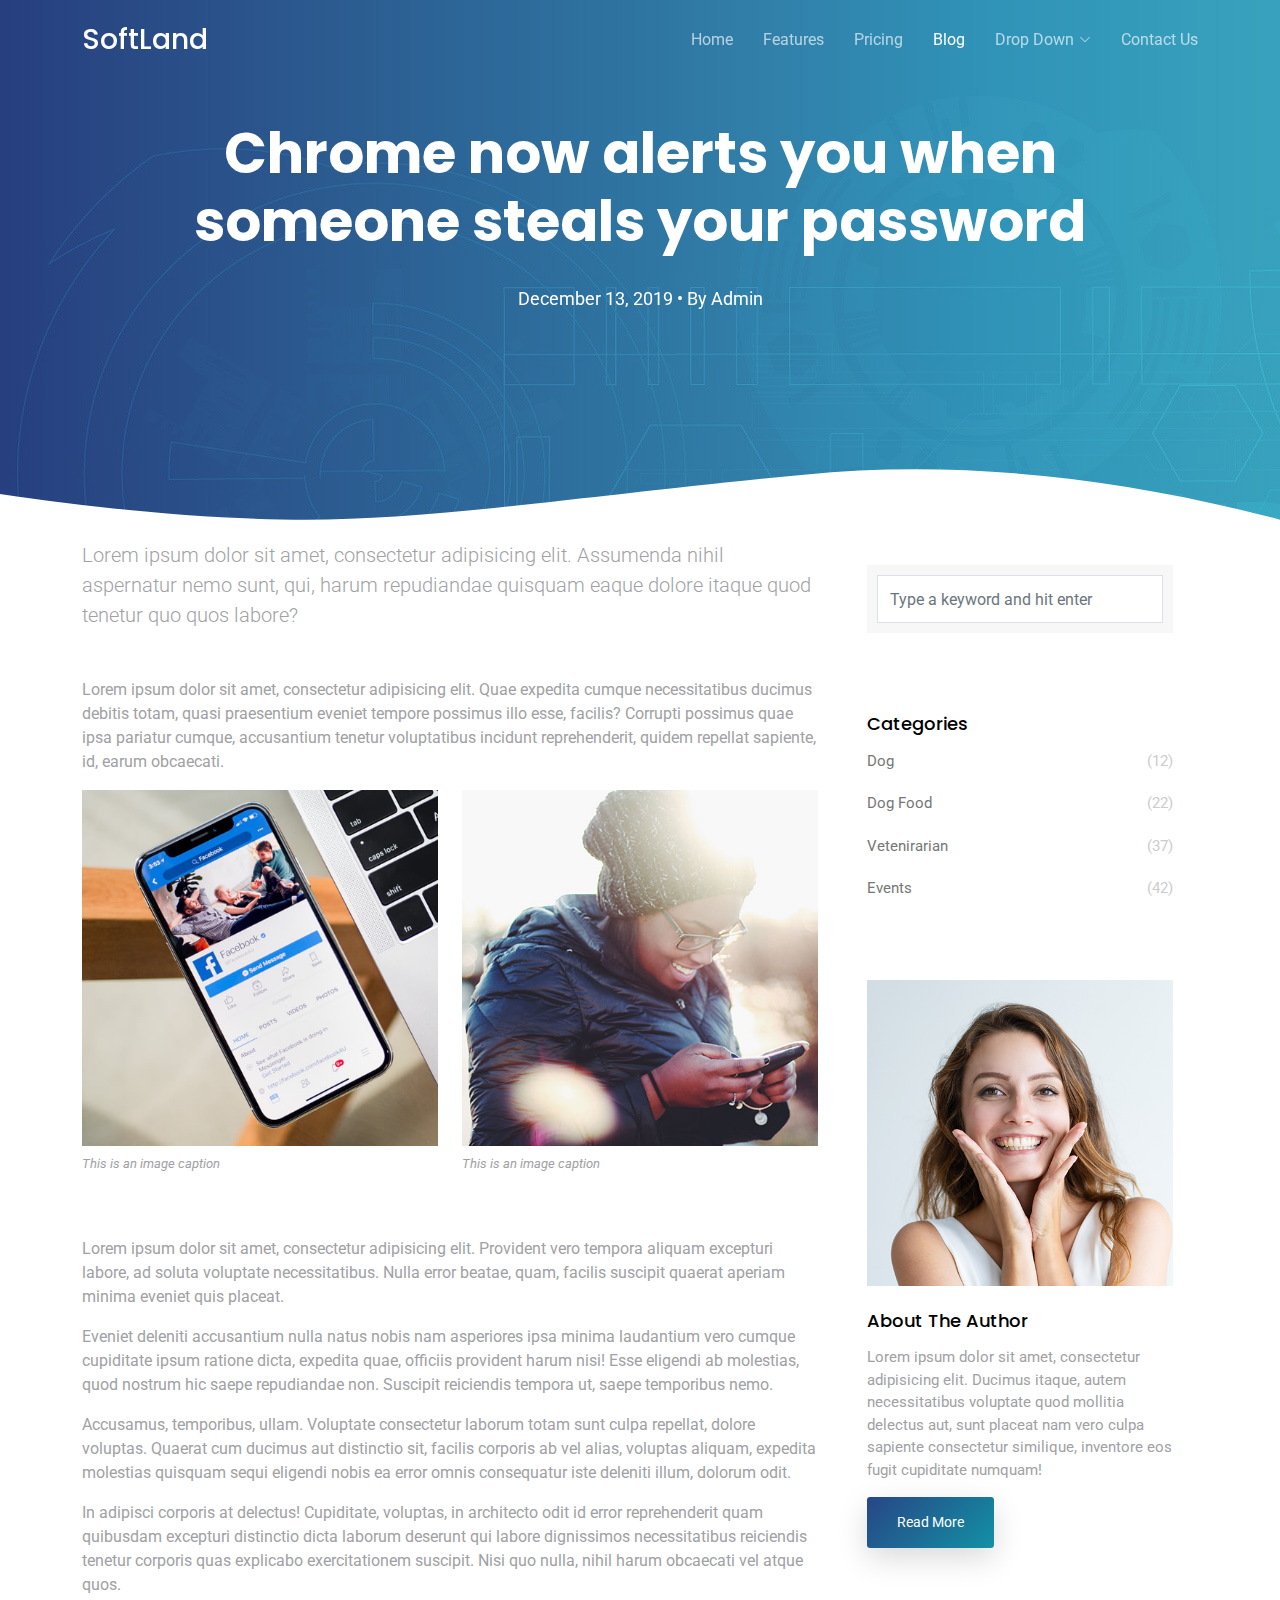
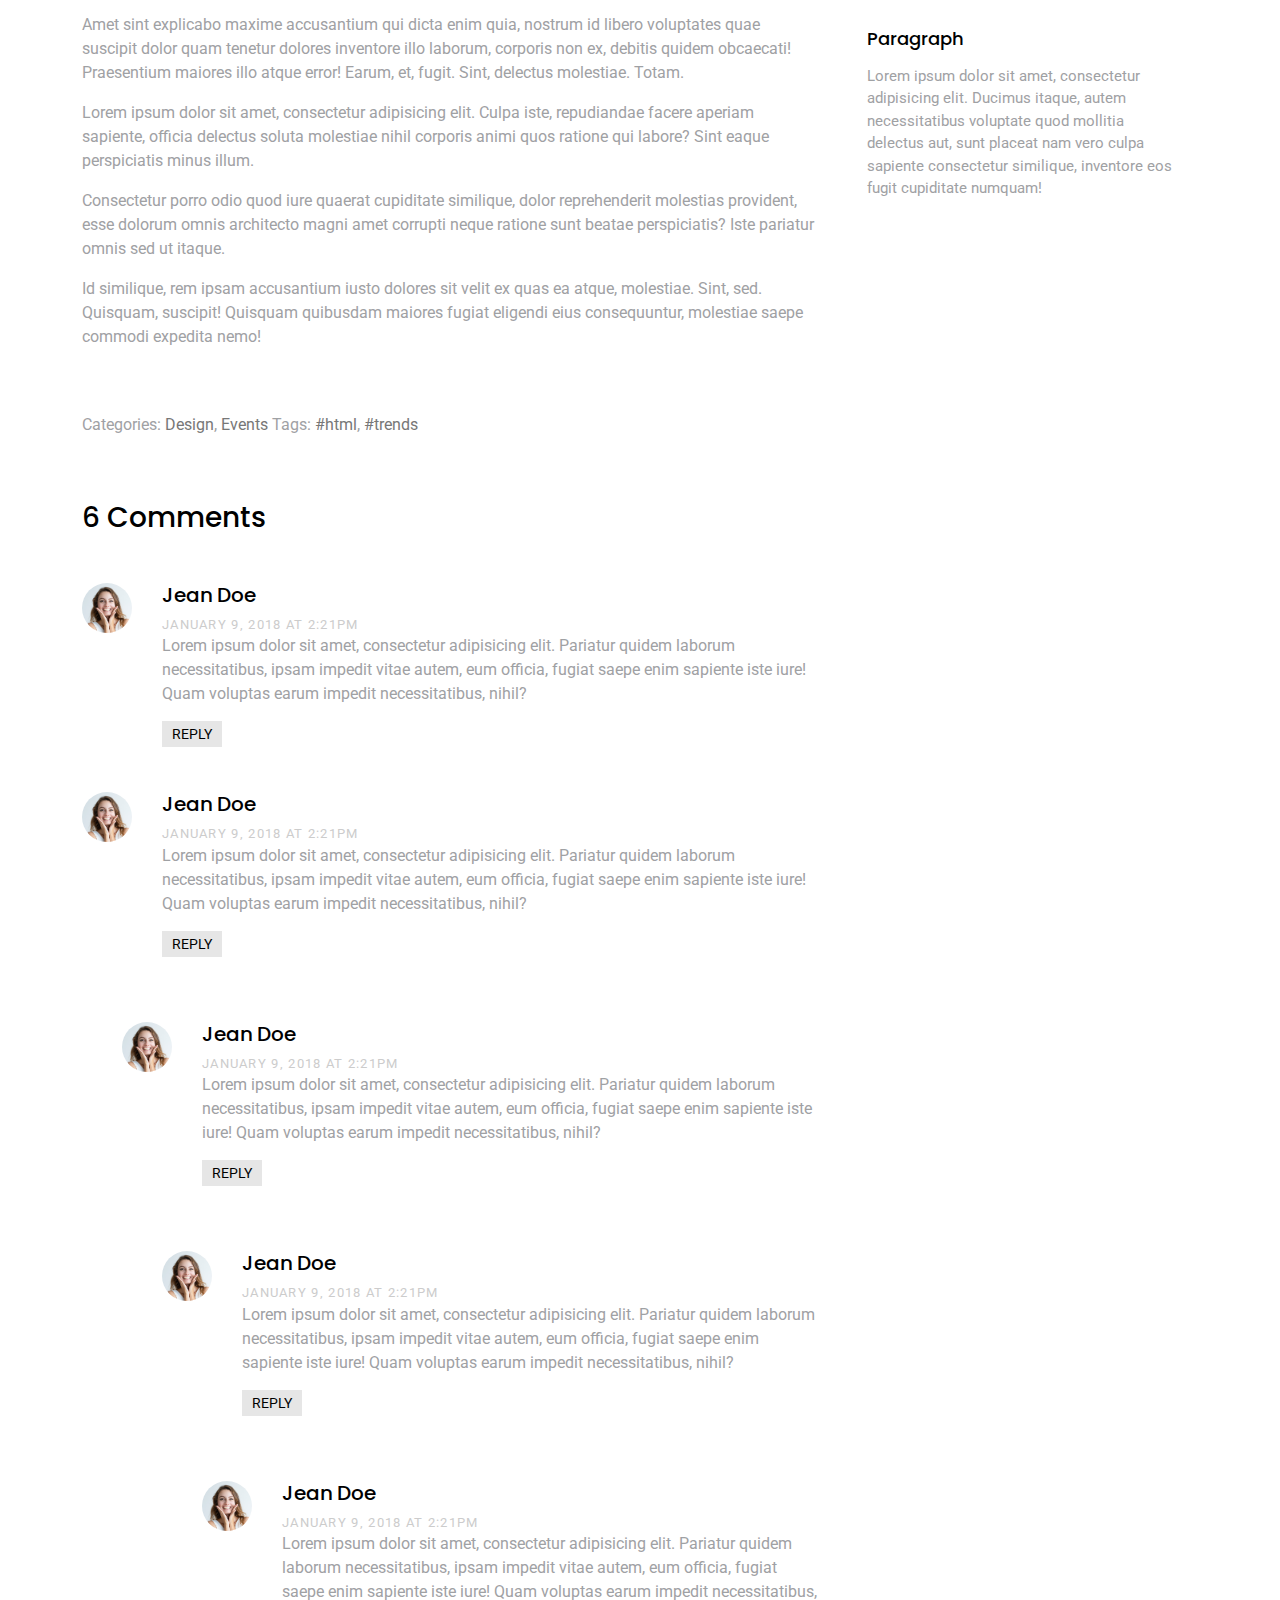
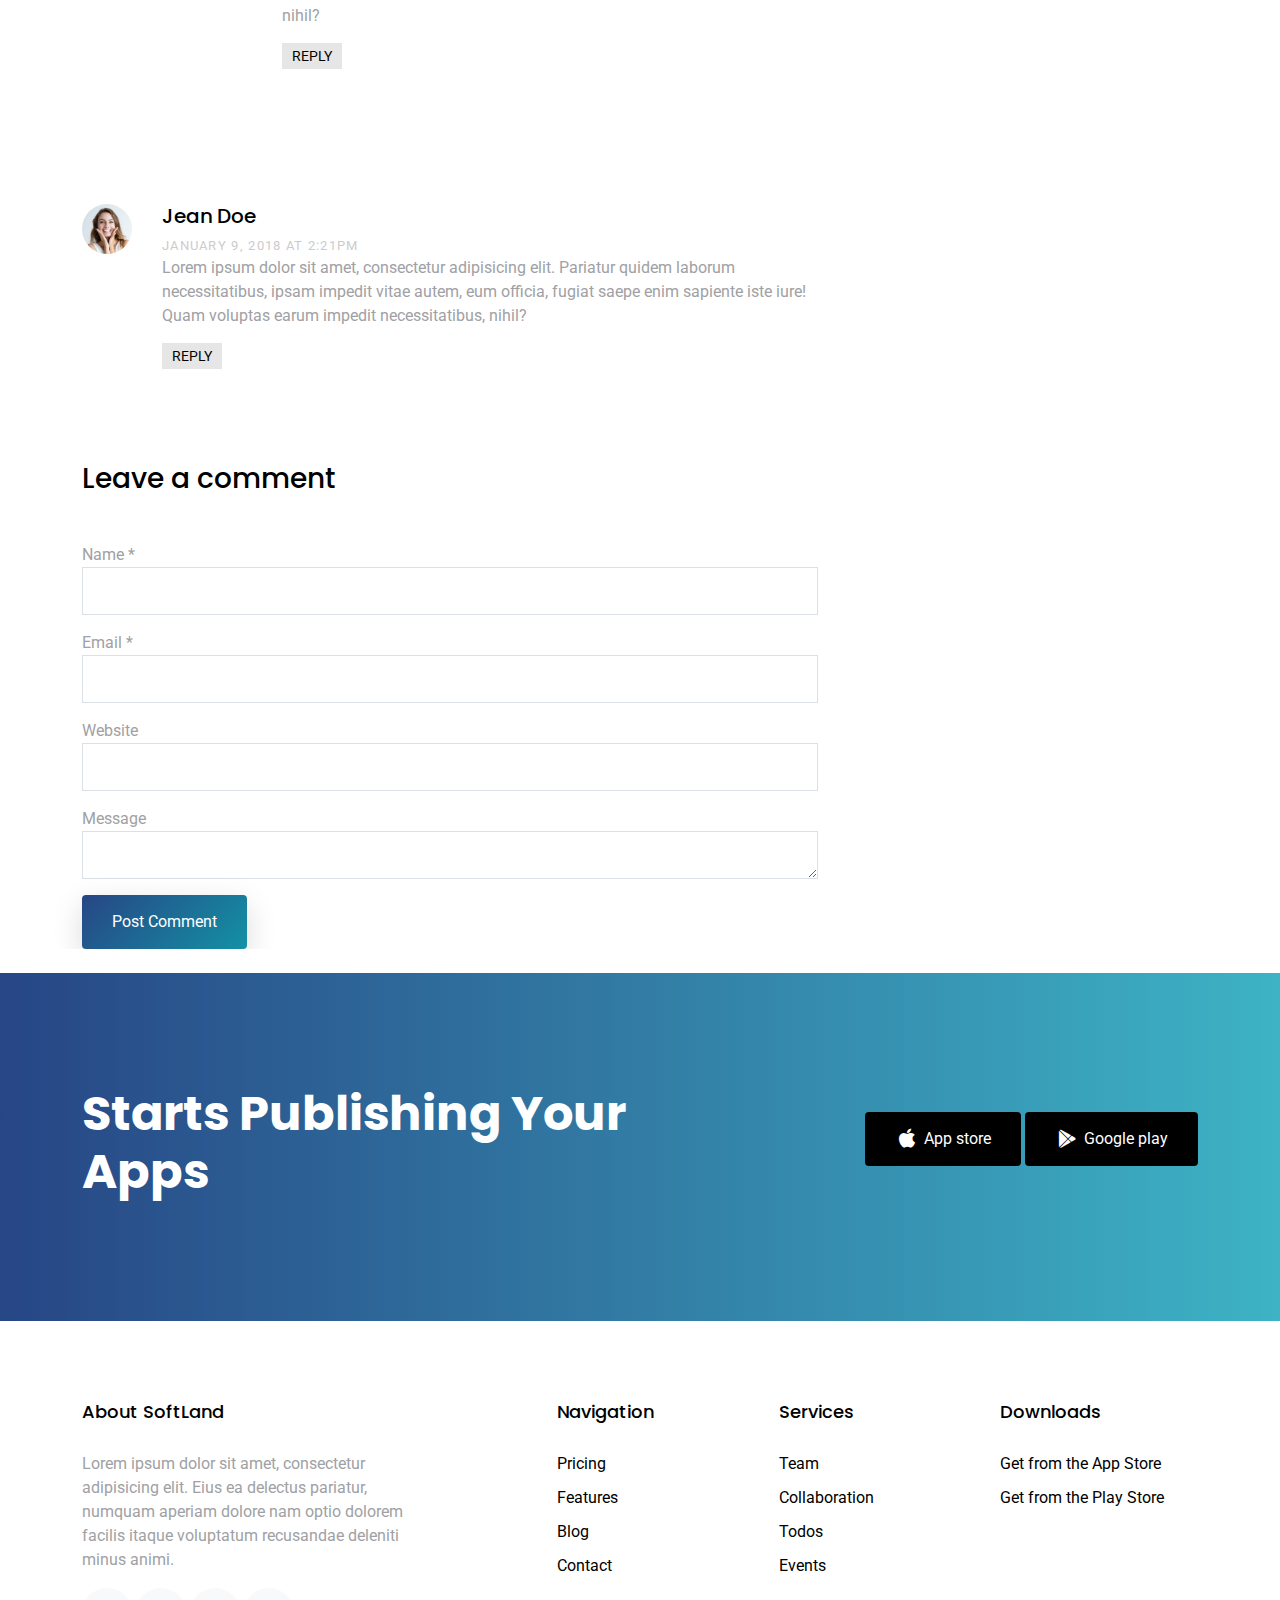
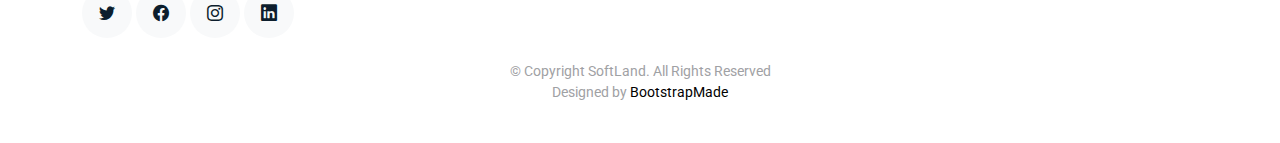
<file: blog-single.html>
<!DOCTYPE html>
<html lang="en">

<head>
  <meta charset="utf-8">
  <meta content="width=device-width, initial-scale=1.0" name="viewport">

  <title>Blog Single - SoftLand Bootstrap Template</title>
  <meta content="" name="description">
  <meta content="" name="keywords">

  <!-- Favicons -->
  <link href="assets/img/favicon.png" rel="icon">
  <link href="assets/img/apple-touch-icon.png" rel="apple-touch-icon">

  <!-- Google Fonts -->
  <link href="https://fonts.googleapis.com/css?family=Roboto:300,300i,400,400i,500,500i,600,600i,700,700i|Poppins:300,300i,400,400i,500,500i,600,600i,700,700i" rel="stylesheet">

  <!-- Vendor CSS Files -->
  <link href="assets/vendor/aos/aos.css" rel="stylesheet">
  <link href="assets/vendor/bootstrap/css/bootstrap.min.css" rel="stylesheet">
  <link href="assets/vendor/bootstrap-icons/bootstrap-icons.css" rel="stylesheet">
  <link href="assets/vendor/boxicons/css/boxicons.min.css" rel="stylesheet">
  <link href="assets/vendor/swiper/swiper-bundle.min.css" rel="stylesheet">

  <!-- Template Main CSS File -->
  <link href="assets/css/style.css" rel="stylesheet">

  <!-- =======================================================
  * Template Name: SoftLand - v4.2.0
  * Template URL: https://bootstrapmade.com/softland-bootstrap-app-landing-page-template/
  * Author: BootstrapMade.com
  * License: https://bootstrapmade.com/license/
  ======================================================== -->
</head>

<body>

  <!-- ======= Header ======= -->
  <header id="header" class="fixed-top d-flex align-items-center">
    <div class="container d-flex justify-content-between align-items-center">

      <div class="logo">
        <h1><a href="index.html">SoftLand</a></h1>
        <!-- Uncomment below if you prefer to use an image logo -->
        <!-- <a href="index.html"><img src="assets/img/logo.png" alt="" class="img-fluid"></a>-->
      </div>

      <nav id="navbar" class="navbar">
        <ul>
          <li><a class="" href="index.html">Home</a></li>
          <li><a href="features.html">Features</a></li>
          <li><a href="pricing.html">Pricing</a></li>
          <li><a class="active" href="blog.html">Blog</a></li>
          <li class="dropdown"><a href="#"><span>Drop Down</span> <i class="bi bi-chevron-down"></i></a>
            <ul>
              <li><a href="#">Drop Down 1</a></li>
              <li class="dropdown"><a href="#"><span>Deep Drop Down</span> <i class="bi bi-chevron-right"></i></a>
                <ul>
                  <li><a href="#">Deep Drop Down 1</a></li>
                  <li><a href="#">Deep Drop Down 2</a></li>
                  <li><a href="#">Deep Drop Down 3</a></li>
                  <li><a href="#">Deep Drop Down 4</a></li>
                  <li><a href="#">Deep Drop Down 5</a></li>
                </ul>
              </li>
              <li><a href="#">Drop Down 2</a></li>
              <li><a href="#">Drop Down 3</a></li>
              <li><a href="#">Drop Down 4</a></li>
            </ul>
          </li>
          <li><a href="contact.html">Contact Us</a></li>
        </ul>
        <i class="bi bi-list mobile-nav-toggle"></i>
      </nav><!-- .navbar -->

    </div>
  </header><!-- End Header -->

  <main id="main">

    <!-- ======= Single Blog Section ======= -->
    <section class="hero-section inner-page">
      <div class="wave">

        <svg width="1920px" height="265px" viewBox="0 0 1920 265" version="1.1" xmlns="http://www.w3.org/2000/svg" xmlns:xlink="http://www.w3.org/1999/xlink">
          <g id="Page-1" stroke="none" stroke-width="1" fill="none" fill-rule="evenodd">
            <g id="Apple-TV" transform="translate(0.000000, -402.000000)" fill="#FFFFFF">
              <path d="M0,439.134243 C175.04074,464.89273 327.944386,477.771974 458.710937,477.771974 C654.860765,477.771974 870.645295,442.632362 1205.9828,410.192501 C1429.54114,388.565926 1667.54687,411.092417 1920,477.771974 L1920,667 L1017.15166,667 L0,667 L0,439.134243 Z" id="Path"></path>
            </g>
          </g>
        </svg>

      </div>

      <div class="container">
        <div class="row align-items-center">
          <div class="col-12">
            <div class="row justify-content-center">
              <div class="col-md-10 text-center hero-text">
                <h1 data-aos="fade-up" data-aos-delay="">Chrome now alerts you when someone steals your password</h1>
                <p class="mb-5" data-aos="fade-up" data-aos-delay="100">December 13, 2019 &bullet; By <a href="#" class="text-white">Admin</a></p>
              </div>
            </div>
          </div>
        </div>
      </div>

    </section>

    <section class="site-section mb-4">
      <div class="container">
        <div class="row">
          <div class="col-md-8 blog-content">

            <p class="lead mb-5">Lorem ipsum dolor sit amet, consectetur adipisicing elit. Assumenda nihil aspernatur nemo sunt, qui, harum repudiandae quisquam eaque dolore itaque quod tenetur quo quos labore?</p>
            <p>Lorem ipsum dolor sit amet, consectetur adipisicing elit. Quae expedita cumque necessitatibus ducimus debitis totam, quasi praesentium eveniet tempore possimus illo esse, facilis? Corrupti possimus quae ipsa pariatur cumque, accusantium tenetur voluptatibus incidunt reprehenderit, quidem repellat sapiente, id, earum obcaecati.</p>

            <div class="row mb-5">
              <div class="col-md-6">
                <figure><img src="assets/img/img_1.jpg" alt="Free Website Template by Free-Template.co" class="img-fluid">
                  <figcaption>This is an image caption</figcaption>
                </figure>
              </div>
              <div class="col-md-6">
                <figure><img src="assets/img/img_2.jpg" alt="Free Website Template by Free-Template.co" class="img-fluid">
                  <figcaption>This is an image caption</figcaption>
                </figure>
              </div>
            </div>

            <blockquote>
              <p>Lorem ipsum dolor sit amet, consectetur adipisicing elit. Provident vero tempora aliquam excepturi labore, ad soluta voluptate necessitatibus. Nulla error beatae, quam, facilis suscipit quaerat aperiam minima eveniet quis placeat.</p>
            </blockquote>

            <p>Eveniet deleniti accusantium nulla natus nobis nam asperiores ipsa minima laudantium vero cumque cupiditate ipsum ratione dicta, expedita quae, officiis provident harum nisi! Esse eligendi ab molestias, quod nostrum hic saepe repudiandae non. Suscipit reiciendis tempora ut, saepe temporibus nemo.</p>
            <p>Accusamus, temporibus, ullam. Voluptate consectetur laborum totam sunt culpa repellat, dolore voluptas. Quaerat cum ducimus aut distinctio sit, facilis corporis ab vel alias, voluptas aliquam, expedita molestias quisquam sequi eligendi nobis ea error omnis consequatur iste deleniti illum, dolorum odit.</p>
            <p>In adipisci corporis at delectus! Cupiditate, voluptas, in architecto odit id error reprehenderit quam quibusdam excepturi distinctio dicta laborum deserunt qui labore dignissimos necessitatibus reiciendis tenetur corporis quas explicabo exercitationem suscipit. Nisi quo nulla, nihil harum obcaecati vel atque quos.</p>
            <p>Amet sint explicabo maxime accusantium qui dicta enim quia, nostrum id libero voluptates quae suscipit dolor quam tenetur dolores inventore illo laborum, corporis non ex, debitis quidem obcaecati! Praesentium maiores illo atque error! Earum, et, fugit. Sint, delectus molestiae. Totam.</p>

            <p>Lorem ipsum dolor sit amet, consectetur adipisicing elit. Culpa iste, repudiandae facere aperiam sapiente, officia delectus soluta molestiae nihil corporis animi quos ratione qui labore? Sint eaque perspiciatis minus illum.</p>
            <p>Consectetur porro odio quod iure quaerat cupiditate similique, dolor reprehenderit molestias provident, esse dolorum omnis architecto magni amet corrupti neque ratione sunt beatae perspiciatis? Iste pariatur omnis sed ut itaque.</p>
            <p>Id similique, rem ipsam accusantium iusto dolores sit velit ex quas ea atque, molestiae. Sint, sed. Quisquam, suscipit! Quisquam quibusdam maiores fugiat eligendi eius consequuntur, molestiae saepe commodi expedita nemo!</p>
            <div class="pt-5">
              <p>Categories: <a href="#">Design</a>, <a href="#">Events</a> Tags: <a href="#">#html</a>, <a href="#">#trends</a></p>
            </div>

            <div class="pt-5">
              <h3 class="mb-5">6 Comments</h3>
              <ul class="comment-list">
                <li class="comment">
                  <div class="vcard bio">
                    <img src="assets/img/person_1.jpg" alt="Free Website Template by Free-Template.co">
                  </div>
                  <div class="comment-body">
                    <h3>Jean Doe</h3>
                    <div class="meta">January 9, 2018 at 2:21pm</div>
                    <p>Lorem ipsum dolor sit amet, consectetur adipisicing elit. Pariatur quidem laborum necessitatibus, ipsam impedit vitae autem, eum officia, fugiat saepe enim sapiente iste iure! Quam voluptas earum impedit necessitatibus, nihil?</p>
                    <p><a href="#" class="reply">Reply</a></p>
                  </div>
                </li>

                <li class="comment">
                  <div class="vcard bio">
                    <img src="assets/img/person_1.jpg" alt="Image placeholder">
                  </div>
                  <div class="comment-body">
                    <h3>Jean Doe</h3>
                    <div class="meta">January 9, 2018 at 2:21pm</div>
                    <p>Lorem ipsum dolor sit amet, consectetur adipisicing elit. Pariatur quidem laborum necessitatibus, ipsam impedit vitae autem, eum officia, fugiat saepe enim sapiente iste iure! Quam voluptas earum impedit necessitatibus, nihil?</p>
                    <p><a href="#" class="reply">Reply</a></p>
                  </div>

                  <ul class="children">
                    <li class="comment">
                      <div class="vcard bio">
                        <img src="assets/img/person_1.jpg" alt="Image placeholder">
                      </div>
                      <div class="comment-body">
                        <h3>Jean Doe</h3>
                        <div class="meta">January 9, 2018 at 2:21pm</div>
                        <p>Lorem ipsum dolor sit amet, consectetur adipisicing elit. Pariatur quidem laborum necessitatibus, ipsam impedit vitae autem, eum officia, fugiat saepe enim sapiente iste iure! Quam voluptas earum impedit necessitatibus, nihil?</p>
                        <p><a href="#" class="reply">Reply</a></p>
                      </div>

                      <ul class="children">
                        <li class="comment">
                          <div class="vcard bio">
                            <img src="assets/img/person_1.jpg" alt="Image placeholder">
                          </div>
                          <div class="comment-body">
                            <h3>Jean Doe</h3>
                            <div class="meta">January 9, 2018 at 2:21pm</div>
                            <p>Lorem ipsum dolor sit amet, consectetur adipisicing elit. Pariatur quidem laborum necessitatibus, ipsam impedit vitae autem, eum officia, fugiat saepe enim sapiente iste iure! Quam voluptas earum impedit necessitatibus, nihil?</p>
                            <p><a href="#" class="reply">Reply</a></p>
                          </div>

                          <ul class="children">
                            <li class="comment">
                              <div class="vcard bio">
                                <img src="assets/img/person_1.jpg" alt="Image placeholder">
                              </div>
                              <div class="comment-body">
                                <h3>Jean Doe</h3>
                                <div class="meta">January 9, 2018 at 2:21pm</div>
                                <p>Lorem ipsum dolor sit amet, consectetur adipisicing elit. Pariatur quidem laborum necessitatibus, ipsam impedit vitae autem, eum officia, fugiat saepe enim sapiente iste iure! Quam voluptas earum impedit necessitatibus, nihil?</p>
                                <p><a href="#" class="reply">Reply</a></p>
                              </div>
                            </li>
                          </ul>
                        </li>
                      </ul>
                    </li>
                  </ul>
                </li>

                <li class="comment">
                  <div class="vcard bio">
                    <img src="assets/img/person_1.jpg" alt="Image placeholder">
                  </div>
                  <div class="comment-body">
                    <h3>Jean Doe</h3>
                    <div class="meta">January 9, 2018 at 2:21pm</div>
                    <p>Lorem ipsum dolor sit amet, consectetur adipisicing elit. Pariatur quidem laborum necessitatibus, ipsam impedit vitae autem, eum officia, fugiat saepe enim sapiente iste iure! Quam voluptas earum impedit necessitatibus, nihil?</p>
                    <p><a href="#" class="reply">Reply</a></p>
                  </div>
                </li>
              </ul>
              <!-- END comment-list -->

              <div class="comment-form-wrap pt-5">
                <h3 class="mb-5">Leave a comment</h3>
                <form action="#" class="">
                  <div class="form-group">
                    <label for="name">Name *</label>
                    <input type="text" class="form-control" id="name">
                  </div>
                  <div class="form-group mt-3">
                    <label for="email">Email *</label>
                    <input type="email" class="form-control" id="email">
                  </div>
                  <div class="form-group mt-3">
                    <label for="website">Website</label>
                    <input type="url" class="form-control" id="website">
                  </div>

                  <div class="form-group mt-3">
                    <label for="message">Message</label>
                    <textarea name="" id="message" cols="30" rows="10" class="form-control"></textarea>
                  </div>
                  <div class="form-group mt-3">
                    <input type="submit" value="Post Comment" class="btn btn-primary">
                  </div>

                </form>
              </div>
            </div>

          </div>
          <div class="col-md-4 sidebar">
            <div class="sidebar-box">
              <form action="#" class="search-form">
                <div class="form-group">
                  <span class="icon fa fa-search"></span>
                  <input type="text" class="form-control" placeholder="Type a keyword and hit enter">
                </div>
              </form>
            </div>
            <div class="sidebar-box">
              <div class="categories">
                <h3>Categories</h3>
                <li><a href="#">Dog <span>(12)</span></a></li>
                <li><a href="#">Dog Food <span>(22)</span></a></li>
                <li><a href="#">Vetenirarian <span>(37)</span></a></li>
                <li><a href="#">Events<span>(42)</span></a></li>
              </div>
            </div>
            <div class="sidebar-box">
              <img src="assets/img/person_1.jpg" alt="Image placeholder" class="img-fluid mb-4">
              <h3>About The Author</h3>
              <p>Lorem ipsum dolor sit amet, consectetur adipisicing elit. Ducimus itaque, autem necessitatibus voluptate quod mollitia delectus aut, sunt placeat nam vero culpa sapiente consectetur similique, inventore eos fugit cupiditate numquam!</p>
              <p><a href="#" class="btn btn-primary btn-sm">Read More</a></p>
            </div>

            <div class="sidebar-box">
              <h3>Paragraph</h3>
              <p>Lorem ipsum dolor sit amet, consectetur adipisicing elit. Ducimus itaque, autem necessitatibus voluptate quod mollitia delectus aut, sunt placeat nam vero culpa sapiente consectetur similique, inventore eos fugit cupiditate numquam!</p>
            </div>
          </div>
        </div>
      </div>
    </section>

    <!-- ======= CTA Section ======= -->
    <section class="section cta-section">
      <div class="container">
        <div class="row align-items-center">
          <div class="col-md-6 me-auto text-center text-md-start mb-5 mb-md-0">
            <h2>Starts Publishing Your Apps</h2>
          </div>
          <div class="col-md-5 text-center text-md-end">
            <p><a href="#" class="btn d-inline-flex align-items-center"><i class="bx bxl-apple"></i><span>App store</span></a> <a href="#" class="btn d-inline-flex align-items-center"><i class="bx bxl-play-store"></i><span>Google play</span></a></p>
          </div>
        </div>
      </div>
    </section><!-- End CTA Section -->

  </main><!-- End #main -->

  <!-- ======= Footer ======= -->
  <footer class="footer" role="contentinfo">
    <div class="container">
      <div class="row">
        <div class="col-md-4 mb-4 mb-md-0">
          <h3>About SoftLand</h3>
          <p>Lorem ipsum dolor sit amet, consectetur adipisicing elit. Eius ea delectus pariatur, numquam aperiam
            dolore nam optio dolorem facilis itaque voluptatum recusandae deleniti minus animi.</p>
          <p class="social">
            <a href="#"><span class="bi bi-twitter"></span></a>
            <a href="#"><span class="bi bi-facebook"></span></a>
            <a href="#"><span class="bi bi-instagram"></span></a>
            <a href="#"><span class="bi bi-linkedin"></span></a>
          </p>
        </div>
        <div class="col-md-7 ms-auto">
          <div class="row site-section pt-0">
            <div class="col-md-4 mb-4 mb-md-0">
              <h3>Navigation</h3>
              <ul class="list-unstyled">
                <li><a href="#">Pricing</a></li>
                <li><a href="#">Features</a></li>
                <li><a href="#">Blog</a></li>
                <li><a href="#">Contact</a></li>
              </ul>
            </div>
            <div class="col-md-4 mb-4 mb-md-0">
              <h3>Services</h3>
              <ul class="list-unstyled">
                <li><a href="#">Team</a></li>
                <li><a href="#">Collaboration</a></li>
                <li><a href="#">Todos</a></li>
                <li><a href="#">Events</a></li>
              </ul>
            </div>
            <div class="col-md-4 mb-4 mb-md-0">
              <h3>Downloads</h3>
              <ul class="list-unstyled">
                <li><a href="#">Get from the App Store</a></li>
                <li><a href="#">Get from the Play Store</a></li>
              </ul>
            </div>
          </div>
        </div>
      </div>

      <div class="row justify-content-center text-center">
        <div class="col-md-7">
          <p class="copyright">&copy; Copyright SoftLand. All Rights Reserved</p>
          <div class="credits">
            <!--
            All the links in the footer should remain intact.
            You can delete the links only if you purchased the pro version.
            Licensing information: https://bootstrapmade.com/license/
            Purchase the pro version with working PHP/AJAX contact form: https://bootstrapmade.com/buy/?theme=SoftLand
          -->
            Designed by <a href="https://bootstrapmade.com/">BootstrapMade</a>
          </div>
        </div>
      </div>

    </div>
  </footer>

  <a href="#" class="back-to-top d-flex align-items-center justify-content-center"><i class="bi bi-arrow-up-short"></i></a>

  <!-- Vendor JS Files -->
  <script src="assets/vendor/aos/aos.js"></script>
  <script src="assets/vendor/bootstrap/js/bootstrap.bundle.min.js"></script>
  <script src="assets/vendor/php-email-form/validate.js"></script>
  <script src="assets/vendor/swiper/swiper-bundle.min.js"></script>

  <!-- Template Main JS File -->
  <script src="assets/js/main.js"></script>

</body>

</html>
</file>
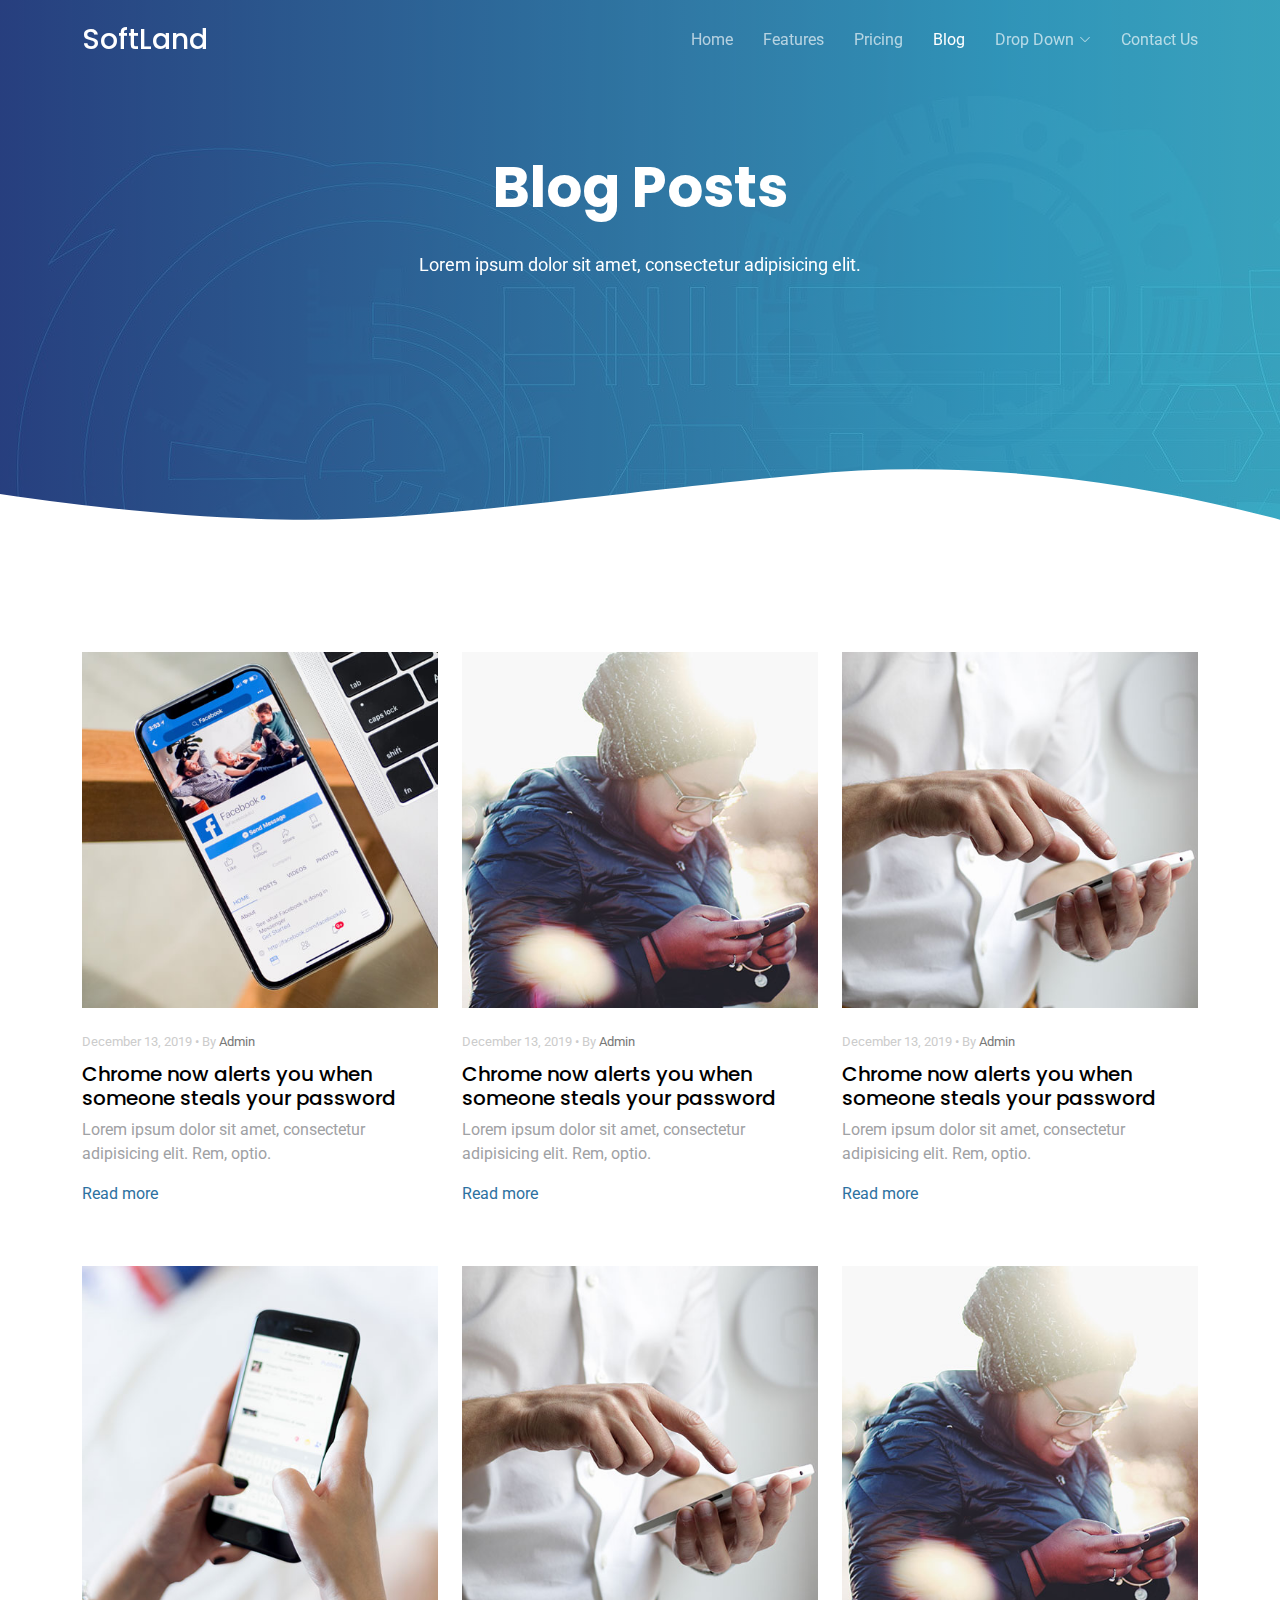
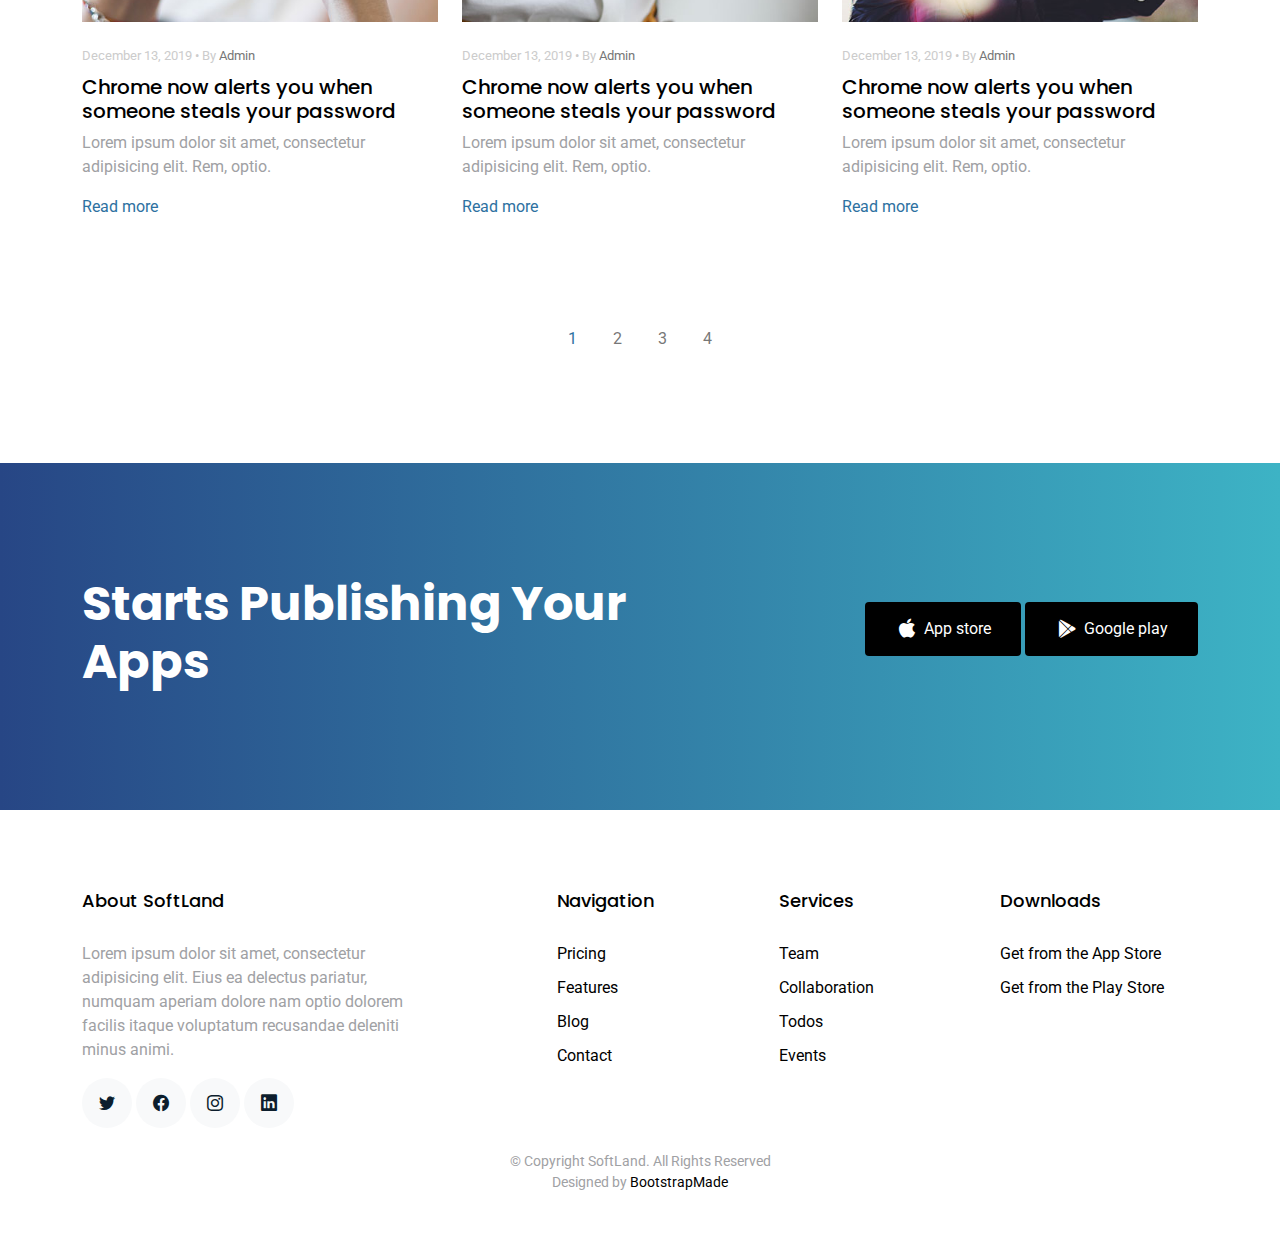
<file: blog.html>
<!DOCTYPE html>
<html lang="en">

<head>
  <meta charset="utf-8">
  <meta content="width=device-width, initial-scale=1.0" name="viewport">

  <title>Blog - SoftLand Bootstrap Template</title>
  <meta content="" name="description">
  <meta content="" name="keywords">

  <!-- Favicons -->
  <link href="assets/img/favicon.png" rel="icon">
  <link href="assets/img/apple-touch-icon.png" rel="apple-touch-icon">

  <!-- Google Fonts -->
  <link href="https://fonts.googleapis.com/css?family=Roboto:300,300i,400,400i,500,500i,600,600i,700,700i|Poppins:300,300i,400,400i,500,500i,600,600i,700,700i" rel="stylesheet">

  <!-- Vendor CSS Files -->
  <link href="assets/vendor/aos/aos.css" rel="stylesheet">
  <link href="assets/vendor/bootstrap/css/bootstrap.min.css" rel="stylesheet">
  <link href="assets/vendor/bootstrap-icons/bootstrap-icons.css" rel="stylesheet">
  <link href="assets/vendor/boxicons/css/boxicons.min.css" rel="stylesheet">
  <link href="assets/vendor/swiper/swiper-bundle.min.css" rel="stylesheet">

  <!-- Template Main CSS File -->
  <link href="assets/css/style.css" rel="stylesheet">

  <!-- =======================================================
  * Template Name: SoftLand - v4.2.0
  * Template URL: https://bootstrapmade.com/softland-bootstrap-app-landing-page-template/
  * Author: BootstrapMade.com
  * License: https://bootstrapmade.com/license/
  ======================================================== -->
</head>

<body>

  <!-- ======= Header ======= -->
  <header id="header" class="fixed-top d-flex align-items-center">
    <div class="container d-flex justify-content-between align-items-center">

      <div class="logo">
        <h1><a href="index.html">SoftLand</a></h1>
        <!-- Uncomment below if you prefer to use an image logo -->
        <!-- <a href="index.html"><img src="assets/img/logo.png" alt="" class="img-fluid"></a>-->
      </div>

      <nav id="navbar" class="navbar">
        <ul>
          <li><a class="" href="index.html">Home</a></li>
          <li><a href="features.html">Features</a></li>
          <li><a href="pricing.html">Pricing</a></li>
          <li><a class="active" href="blog.html">Blog</a></li>
          <li class="dropdown"><a href="#"><span>Drop Down</span> <i class="bi bi-chevron-down"></i></a>
            <ul>
              <li><a href="#">Drop Down 1</a></li>
              <li class="dropdown"><a href="#"><span>Deep Drop Down</span> <i class="bi bi-chevron-right"></i></a>
                <ul>
                  <li><a href="#">Deep Drop Down 1</a></li>
                  <li><a href="#">Deep Drop Down 2</a></li>
                  <li><a href="#">Deep Drop Down 3</a></li>
                  <li><a href="#">Deep Drop Down 4</a></li>
                  <li><a href="#">Deep Drop Down 5</a></li>
                </ul>
              </li>
              <li><a href="#">Drop Down 2</a></li>
              <li><a href="#">Drop Down 3</a></li>
              <li><a href="#">Drop Down 4</a></li>
            </ul>
          </li>
          <li><a href="contact.html">Contact Us</a></li>
        </ul>
        <i class="bi bi-list mobile-nav-toggle"></i>
      </nav><!-- .navbar -->

    </div>
  </header><!-- End Header -->

  <main id="main">

    <!-- ======= Blog Section ======= -->
    <section class="hero-section inner-page">
      <div class="wave">

        <svg width="1920px" height="265px" viewBox="0 0 1920 265" version="1.1" xmlns="http://www.w3.org/2000/svg" xmlns:xlink="http://www.w3.org/1999/xlink">
          <g id="Page-1" stroke="none" stroke-width="1" fill="none" fill-rule="evenodd">
            <g id="Apple-TV" transform="translate(0.000000, -402.000000)" fill="#FFFFFF">
              <path d="M0,439.134243 C175.04074,464.89273 327.944386,477.771974 458.710937,477.771974 C654.860765,477.771974 870.645295,442.632362 1205.9828,410.192501 C1429.54114,388.565926 1667.54687,411.092417 1920,477.771974 L1920,667 L1017.15166,667 L0,667 L0,439.134243 Z" id="Path"></path>
            </g>
          </g>
        </svg>

      </div>

      <div class="container">
        <div class="row align-items-center">
          <div class="col-12">
            <div class="row justify-content-center">
              <div class="col-md-7 text-center hero-text">
                <h1 data-aos="fade-up" data-aos-delay="">Blog Posts</h1>
                <p class="mb-5" data-aos="fade-up" data-aos-delay="100">Lorem ipsum dolor sit amet, consectetur adipisicing elit.</p>
              </div>
            </div>
          </div>
        </div>
      </div>

    </section>

    <section class="section">
      <div class="container">
        <div class="row mb-5">
          <div class="col-md-4">
            <div class="post-entry">
              <a href="blog-single.html" class="d-block mb-4">
                <img src="assets/img/img_1.jpg" alt="Image" class="img-fluid">
              </a>
              <div class="post-text">
                <span class="post-meta">December 13, 2019 &bullet; By <a href="#">Admin</a></span>
                <h3><a href="#">Chrome now alerts you when someone steals your password</a></h3>
                <p>Lorem ipsum dolor sit amet, consectetur adipisicing elit. Rem, optio.</p>
                <p><a href="#" class="readmore">Read more</a></p>
              </div>
            </div>
          </div>
          <div class="col-md-4">
            <div class="post-entry">
              <a href="blog-single.html" class="d-block mb-4">
                <img src="assets/img/img_2.jpg" alt="Image" class="img-fluid">
              </a>
              <div class="post-text">
                <span class="post-meta">December 13, 2019 &bullet; By <a href="#">Admin</a></span>
                <h3><a href="#">Chrome now alerts you when someone steals your password</a></h3>
                <p>Lorem ipsum dolor sit amet, consectetur adipisicing elit. Rem, optio.</p>
                <p><a href="#" class="readmore">Read more</a></p>
              </div>
            </div>
          </div>
          <div class="col-md-4">
            <div class="post-entry">
              <a href="blog-single.html" class="d-block mb-4">
                <img src="assets/img/img_3.jpg" alt="Image" class="img-fluid">
              </a>
              <div class="post-text">
                <span class="post-meta">December 13, 2019 &bullet; By <a href="#">Admin</a></span>
                <h3><a href="#">Chrome now alerts you when someone steals your password</a></h3>
                <p>Lorem ipsum dolor sit amet, consectetur adipisicing elit. Rem, optio.</p>
                <p><a href="#" class="readmore">Read more</a></p>
              </div>
            </div>
          </div>

          <div class="col-md-4">
            <div class="post-entry">
              <a href="blog-single.html" class="d-block mb-4">
                <img src="assets/img/img_4.jpg" alt="Image" class="img-fluid">
              </a>
              <div class="post-text">
                <span class="post-meta">December 13, 2019 &bullet; By <a href="#">Admin</a></span>
                <h3><a href="#">Chrome now alerts you when someone steals your password</a></h3>
                <p>Lorem ipsum dolor sit amet, consectetur adipisicing elit. Rem, optio.</p>
                <p><a href="#" class="readmore">Read more</a></p>
              </div>
            </div>
          </div>
          <div class="col-md-4">
            <div class="post-entry">
              <a href="blog-single.html" class="d-block mb-4">
                <img src="assets/img/img_3.jpg" alt="Image" class="img-fluid">
              </a>
              <div class="post-text">
                <span class="post-meta">December 13, 2019 &bullet; By <a href="#">Admin</a></span>
                <h3><a href="#">Chrome now alerts you when someone steals your password</a></h3>
                <p>Lorem ipsum dolor sit amet, consectetur adipisicing elit. Rem, optio.</p>
                <p><a href="#" class="readmore">Read more</a></p>
              </div>
            </div>
          </div>
          <div class="col-md-4">
            <div class="post-entry">
              <a href="blog-single.html" class="d-block mb-4">
                <img src="assets/img/img_2.jpg" alt="Image" class="img-fluid">
              </a>
              <div class="post-text">
                <span class="post-meta">December 13, 2019 &bullet; By <a href="#">Admin</a></span>
                <h3><a href="#">Chrome now alerts you when someone steals your password</a></h3>
                <p>Lorem ipsum dolor sit amet, consectetur adipisicing elit. Rem, optio.</p>
                <p><a href="#" class="readmore">Read more</a></p>
              </div>
            </div>
          </div>

        </div>

        <div class="row">
          <div class="col-12 text-center">
            <span class="p-3 active text-primary">1</span>
            <a href="#" class="p-3">2</a>
            <a href="#" class="p-3">3</a>
            <a href="#" class="p-3">4</a>
          </div>
        </div>
      </div>

    </section>

    <!-- ======= CTA Section ======= -->
    <section class="section cta-section">
      <div class="container">
        <div class="row align-items-center">
          <div class="col-md-6 me-auto text-center text-md-start mb-5 mb-md-0">
            <h2>Starts Publishing Your Apps</h2>
          </div>
          <div class="col-md-5 text-center text-md-end">
            <p><a href="#" class="btn d-inline-flex align-items-center"><i class="bx bxl-apple"></i><span>App store</span></a> <a href="#" class="btn d-inline-flex align-items-center"><i class="bx bxl-play-store"></i><span>Google play</span></a></p>
          </div>
        </div>
      </div>
    </section><!-- End CTA Section -->

  </main><!-- End #main -->

  <!-- ======= Footer ======= -->
  <footer class="footer" role="contentinfo">
    <div class="container">
      <div class="row">
        <div class="col-md-4 mb-4 mb-md-0">
          <h3>About SoftLand</h3>
          <p>Lorem ipsum dolor sit amet, consectetur adipisicing elit. Eius ea delectus pariatur, numquam aperiam
            dolore nam optio dolorem facilis itaque voluptatum recusandae deleniti minus animi.</p>
          <p class="social">
            <a href="#"><span class="bi bi-twitter"></span></a>
            <a href="#"><span class="bi bi-facebook"></span></a>
            <a href="#"><span class="bi bi-instagram"></span></a>
            <a href="#"><span class="bi bi-linkedin"></span></a>
          </p>
        </div>
        <div class="col-md-7 ms-auto">
          <div class="row site-section pt-0">
            <div class="col-md-4 mb-4 mb-md-0">
              <h3>Navigation</h3>
              <ul class="list-unstyled">
                <li><a href="#">Pricing</a></li>
                <li><a href="#">Features</a></li>
                <li><a href="#">Blog</a></li>
                <li><a href="#">Contact</a></li>
              </ul>
            </div>
            <div class="col-md-4 mb-4 mb-md-0">
              <h3>Services</h3>
              <ul class="list-unstyled">
                <li><a href="#">Team</a></li>
                <li><a href="#">Collaboration</a></li>
                <li><a href="#">Todos</a></li>
                <li><a href="#">Events</a></li>
              </ul>
            </div>
            <div class="col-md-4 mb-4 mb-md-0">
              <h3>Downloads</h3>
              <ul class="list-unstyled">
                <li><a href="#">Get from the App Store</a></li>
                <li><a href="#">Get from the Play Store</a></li>
              </ul>
            </div>
          </div>
        </div>
      </div>

      <div class="row justify-content-center text-center">
        <div class="col-md-7">
          <p class="copyright">&copy; Copyright SoftLand. All Rights Reserved</p>
          <div class="credits">
            <!--
            All the links in the footer should remain intact.
            You can delete the links only if you purchased the pro version.
            Licensing information: https://bootstrapmade.com/license/
            Purchase the pro version with working PHP/AJAX contact form: https://bootstrapmade.com/buy/?theme=SoftLand
          -->
            Designed by <a href="https://bootstrapmade.com/">BootstrapMade</a>
          </div>
        </div>
      </div>

    </div>
  </footer>

  <a href="#" class="back-to-top d-flex align-items-center justify-content-center"><i class="bi bi-arrow-up-short"></i></a>

  <!-- Vendor JS Files -->
  <script src="assets/vendor/aos/aos.js"></script>
  <script src="assets/vendor/bootstrap/js/bootstrap.bundle.min.js"></script>
  <script src="assets/vendor/php-email-form/validate.js"></script>
  <script src="assets/vendor/swiper/swiper-bundle.min.js"></script>

  <!-- Template Main JS File -->
  <script src="assets/js/main.js"></script>

</body>

</html>
</file>
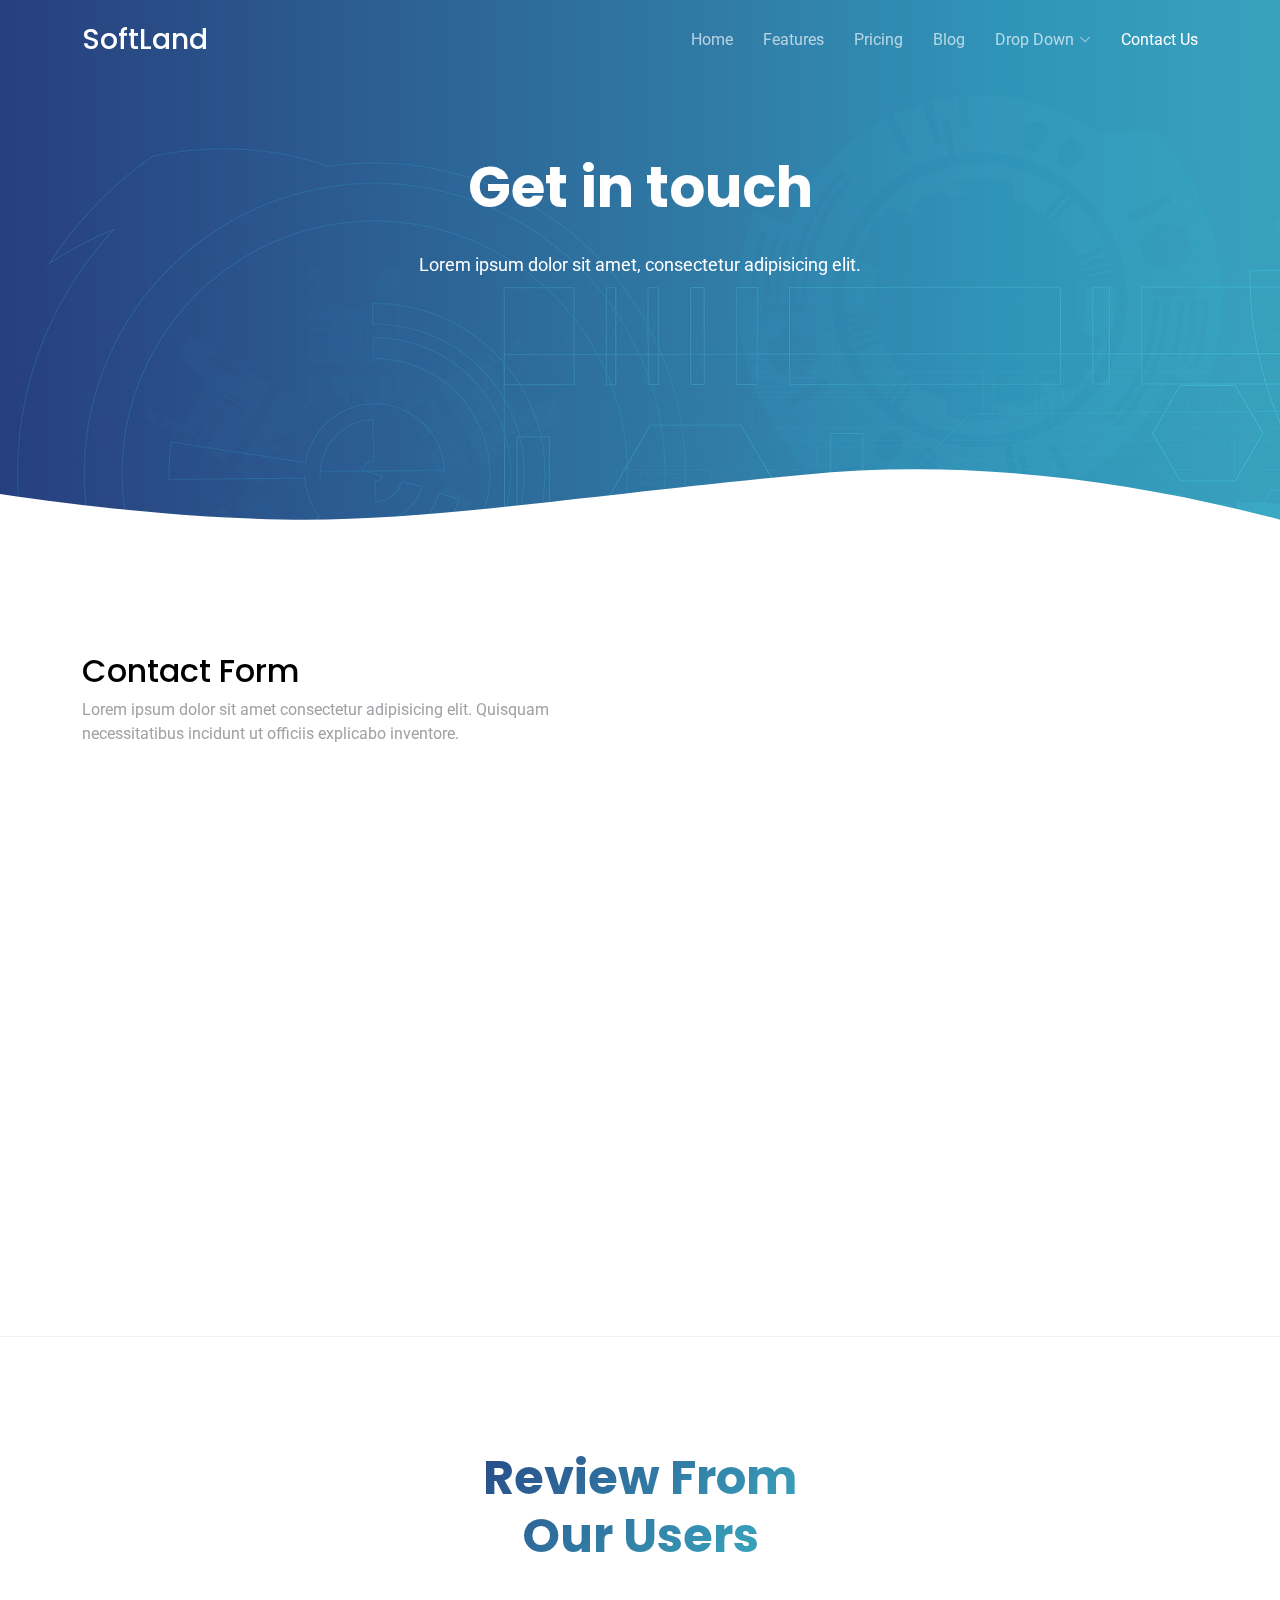
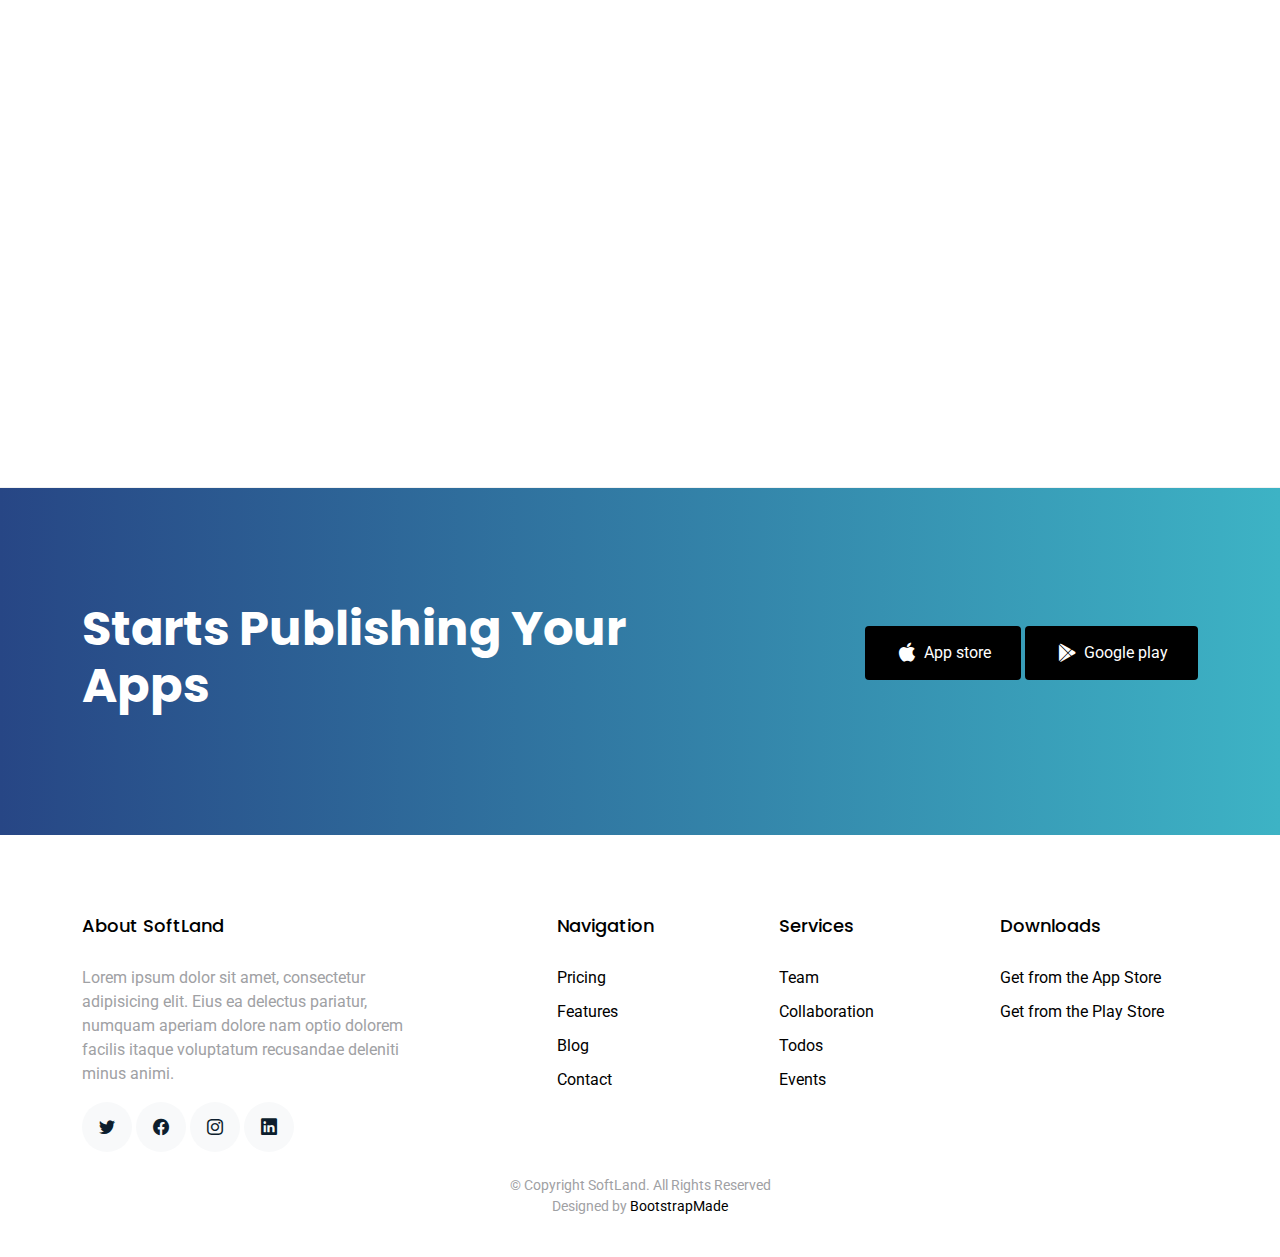
<file: contact.html>
<!DOCTYPE html>
<html lang="en">

<head>
  <meta charset="utf-8">
  <meta content="width=device-width, initial-scale=1.0" name="viewport">

  <title>SoftLand Bootstrap Template - Contact</title>
  <meta content="" name="description">
  <meta content="" name="keywords">

  <!-- Favicons -->
  <link href="assets/img/favicon.png" rel="icon">
  <link href="assets/img/apple-touch-icon.png" rel="apple-touch-icon">

  <!-- Google Fonts -->
  <link href="https://fonts.googleapis.com/css?family=Roboto:300,300i,400,400i,500,500i,600,600i,700,700i|Poppins:300,300i,400,400i,500,500i,600,600i,700,700i" rel="stylesheet">

  <!-- Vendor CSS Files -->
  <link href="assets/vendor/aos/aos.css" rel="stylesheet">
  <link href="assets/vendor/bootstrap/css/bootstrap.min.css" rel="stylesheet">
  <link href="assets/vendor/bootstrap-icons/bootstrap-icons.css" rel="stylesheet">
  <link href="assets/vendor/boxicons/css/boxicons.min.css" rel="stylesheet">
  <link href="assets/vendor/swiper/swiper-bundle.min.css" rel="stylesheet">

  <!-- Template Main CSS File -->
  <link href="assets/css/style.css" rel="stylesheet">

  <!-- =======================================================
  * Template Name: SoftLand - v4.2.0
  * Template URL: https://bootstrapmade.com/softland-bootstrap-app-landing-page-template/
  * Author: BootstrapMade.com
  * License: https://bootstrapmade.com/license/
  ======================================================== -->
</head>

<body>

  <!-- ======= Header ======= -->
  <header id="header" class="fixed-top d-flex align-items-center">
    <div class="container d-flex justify-content-between align-items-center">

      <div class="logo">
        <h1><a href="index.html">SoftLand</a></h1>
        <!-- Uncomment below if you prefer to use an image logo -->
        <!-- <a href="index.html"><img src="assets/img/logo.png" alt="" class="img-fluid"></a>-->
      </div>

      <nav id="navbar" class="navbar">
        <ul>
          <li><a class="" href="index.html">Home</a></li>
          <li><a href="features.html">Features</a></li>
          <li><a href="pricing.html">Pricing</a></li>
          <li><a href="blog.html">Blog</a></li>
          <li class="dropdown"><a href="#"><span>Drop Down</span> <i class="bi bi-chevron-down"></i></a>
            <ul>
              <li><a href="#">Drop Down 1</a></li>
              <li class="dropdown"><a href="#"><span>Deep Drop Down</span> <i class="bi bi-chevron-right"></i></a>
                <ul>
                  <li><a href="#">Deep Drop Down 1</a></li>
                  <li><a href="#">Deep Drop Down 2</a></li>
                  <li><a href="#">Deep Drop Down 3</a></li>
                  <li><a href="#">Deep Drop Down 4</a></li>
                  <li><a href="#">Deep Drop Down 5</a></li>
                </ul>
              </li>
              <li><a href="#">Drop Down 2</a></li>
              <li><a href="#">Drop Down 3</a></li>
              <li><a href="#">Drop Down 4</a></li>
            </ul>
          </li>
          <li><a class="active" href="contact.html">Contact Us</a></li>
        </ul>
        <i class="bi bi-list mobile-nav-toggle"></i>
      </nav><!-- .navbar -->

    </div>
  </header><!-- End Header -->

  <main id="main">

    <section class="hero-section inner-page">
      <div class="wave">

        <svg width="1920px" height="265px" viewBox="0 0 1920 265" version="1.1" xmlns="http://www.w3.org/2000/svg" xmlns:xlink="http://www.w3.org/1999/xlink">
          <g id="Page-1" stroke="none" stroke-width="1" fill="none" fill-rule="evenodd">
            <g id="Apple-TV" transform="translate(0.000000, -402.000000)" fill="#FFFFFF">
              <path d="M0,439.134243 C175.04074,464.89273 327.944386,477.771974 458.710937,477.771974 C654.860765,477.771974 870.645295,442.632362 1205.9828,410.192501 C1429.54114,388.565926 1667.54687,411.092417 1920,477.771974 L1920,667 L1017.15166,667 L0,667 L0,439.134243 Z" id="Path"></path>
            </g>
          </g>
        </svg>

      </div>

      <div class="container">
        <div class="row align-items-center">
          <div class="col-12">
            <div class="row justify-content-center">
              <div class="col-md-7 text-center hero-text">
                <h1 data-aos="fade-up" data-aos-delay="">Get in touch</h1>
                <p class="mb-5" data-aos="fade-up" data-aos-delay="100">Lorem ipsum dolor sit amet, consectetur adipisicing elit.</p>
              </div>
            </div>
          </div>
        </div>
      </div>

    </section>

    <section class="section">
      <div class="container">
        <div class="row mb-5 align-items-end">
          <div class="col-md-6" data-aos="fade-up">

            <h2>Contact Form</h2>
            <p class="mb-0">Lorem ipsum dolor sit amet consectetur adipisicing elit. Quisquam necessitatibus incidunt ut officiis explicabo inventore.</p>
          </div>

        </div>

        <div class="row">
          <div class="col-md-4 ms-auto order-2" data-aos="fade-up">
            <ul class="list-unstyled">
              <li class="mb-3">
                <strong class="d-block mb-1">Address</strong>
                <span>203 Fake St. Mountain View, San Francisco, California, USA</span>
              </li>
              <li class="mb-3">
                <strong class="d-block mb-1">Phone</strong>
                <span>+1 232 3235 324</span>
              </li>
              <li class="mb-3">
                <strong class="d-block mb-1">Email</strong>
                <span>youremail@domain.com</span>
              </li>
            </ul>
          </div>

          <div class="col-md-6 mb-5 mb-md-0" data-aos="fade-up">
            <form action="forms/contact.php" method="post" role="form" class="php-email-form">

              <div class="row">
                <div class="col-md-6 form-group">
                  <label for="name">Name</label>
                  <input type="text" name="name" class="form-control" id="name" required>
                </div>
                <div class="col-md-6 form-group mt-3 mt-md-0">
                  <label for="name">Email</label>
                  <input type="email" class="form-control" name="email" id="email" required>
                </div>
                <div class="col-md-12 form-group mt-3">
                  <label for="name">Subject</label>
                  <input type="text" class="form-control" name="subject" id="subject" required>
                </div>
                <div class="col-md-12 form-group mt-3">
                  <label for="name">Message</label>
                  <textarea class="form-control" name="message" required></textarea>
                </div>

                <div class="col-md-12 mb-3">
                  <div class="loading">Loading</div>
                  <div class="error-message"></div>
                  <div class="sent-message">Your message has been sent. Thank you!</div>
                </div>

                <div class="col-md-6 form-group">
                  <input type="submit" class="btn btn-primary d-block w-100" value="Send Message">
                </div>
              </div>

            </form>
          </div>

        </div>
      </div>
    </section>

    <!-- ======= Testimonials Section ======= -->
    <section class="section border-top border-bottom">
      <div class="container">
        <div class="row justify-content-center text-center mb-5">
          <div class="col-md-4">
            <h2 class="section-heading">Review From Our Users</h2>
          </div>
        </div>
        <div class="row justify-content-center text-center">
          <div class="col-md-7">

            <div class="testimonials-slider swiper-container" data-aos="fade-up" data-aos-delay="100">
              <div class="swiper-wrapper">

                <div class="swiper-slide">
                  <div class="review text-center">
                    <p class="stars">
                      <span class="bi bi-star-fill"></span>
                      <span class="bi bi-star-fill"></span>
                      <span class="bi bi-star-fill"></span>
                      <span class="bi bi-star-fill"></span>
                      <span class="bi bi-star-fill muted"></span>
                    </p>
                    <h3>Excellent App!</h3>
                    <blockquote>
                      <p>Lorem ipsum dolor sit amet, consectetur adipisicing elit. Eius ea delectus pariatur, numquam
                        aperiam dolore nam optio dolorem facilis itaque voluptatum recusandae deleniti minus animi,
                        provident voluptates consectetur maiores quos.</p>
                    </blockquote>

                    <p class="review-user">
                      <img src="assets/img/person_1.jpg" alt="Image" class="img-fluid rounded-circle mb-3">
                      <span class="d-block">
                        <span class="text-black">Jean Doe</span>, &mdash; App User
                      </span>
                    </p>

                  </div>
                </div><!-- End testimonial item -->

                <div class="swiper-slide">
                  <div class="review text-center">
                    <p class="stars">
                      <span class="bi bi-star-fill"></span>
                      <span class="bi bi-star-fill"></span>
                      <span class="bi bi-star-fill"></span>
                      <span class="bi bi-star-fill"></span>
                      <span class="bi bi-star-fill muted"></span>
                    </p>
                    <h3>This App is easy to use!</h3>
                    <blockquote>
                      <p>Lorem ipsum dolor sit amet, consectetur adipisicing elit. Eius ea delectus pariatur, numquam
                        aperiam dolore nam optio dolorem facilis itaque voluptatum recusandae deleniti minus animi,
                        provident voluptates consectetur maiores quos.</p>
                    </blockquote>

                    <p class="review-user">
                      <img src="assets/img/person_2.jpg" alt="Image" class="img-fluid rounded-circle mb-3">
                      <span class="d-block">
                        <span class="text-black">Johan Smith</span>, &mdash; App User
                      </span>
                    </p>

                  </div>
                </div><!-- End testimonial item -->

                <div class="swiper-slide">
                  <div class="review text-center">
                    <p class="stars">
                      <span class="bi bi-star-fill"></span>
                      <span class="bi bi-star-fill"></span>
                      <span class="bi bi-star-fill"></span>
                      <span class="bi bi-star-fill"></span>
                      <span class="bi bi-star-fill muted"></span>
                    </p>
                    <h3>Awesome functionality!</h3>
                    <blockquote>
                      <p>Lorem ipsum dolor sit amet, consectetur adipisicing elit. Eius ea delectus pariatur, numquam
                        aperiam dolore nam optio dolorem facilis itaque voluptatum recusandae deleniti minus animi,
                        provident voluptates consectetur maiores quos.</p>
                    </blockquote>

                    <p class="review-user">
                      <img src="assets/img/person_3.jpg" alt="Image" class="img-fluid rounded-circle mb-3">
                      <span class="d-block">
                        <span class="text-black">Jean Thunberg</span>, &mdash; App User
                      </span>
                    </p>

                  </div>
                </div><!-- End testimonial item -->

              </div>
              <div class="swiper-pagination"></div>
            </div>
          </div>
        </div>
      </div>
    </section><!-- End Testimonials Section -->

    <!-- ======= CTA Section ======= -->
    <section class="section cta-section">
      <div class="container">
        <div class="row align-items-center">
          <div class="col-md-6 me-auto text-center text-md-start mb-5 mb-md-0">
            <h2>Starts Publishing Your Apps</h2>
          </div>
          <div class="col-md-5 text-center text-md-end">
            <p><a href="#" class="btn d-inline-flex align-items-center"><i class="bx bxl-apple"></i><span>App store</span></a> <a href="#" class="btn d-inline-flex align-items-center"><i class="bx bxl-play-store"></i><span>Google play</span></a></p>
          </div>
        </div>
      </div>
    </section><!-- End CTA Section -->

  </main><!-- End #main -->

  <!-- ======= Footer ======= -->
  <footer class="footer" role="contentinfo">
    <div class="container">
      <div class="row">
        <div class="col-md-4 mb-4 mb-md-0">
          <h3>About SoftLand</h3>
          <p>Lorem ipsum dolor sit amet, consectetur adipisicing elit. Eius ea delectus pariatur, numquam aperiam
            dolore nam optio dolorem facilis itaque voluptatum recusandae deleniti minus animi.</p>
          <p class="social">
            <a href="#"><span class="bi bi-twitter"></span></a>
            <a href="#"><span class="bi bi-facebook"></span></a>
            <a href="#"><span class="bi bi-instagram"></span></a>
            <a href="#"><span class="bi bi-linkedin"></span></a>
          </p>
        </div>
        <div class="col-md-7 ms-auto">
          <div class="row site-section pt-0">
            <div class="col-md-4 mb-4 mb-md-0">
              <h3>Navigation</h3>
              <ul class="list-unstyled">
                <li><a href="#">Pricing</a></li>
                <li><a href="#">Features</a></li>
                <li><a href="#">Blog</a></li>
                <li><a href="#">Contact</a></li>
              </ul>
            </div>
            <div class="col-md-4 mb-4 mb-md-0">
              <h3>Services</h3>
              <ul class="list-unstyled">
                <li><a href="#">Team</a></li>
                <li><a href="#">Collaboration</a></li>
                <li><a href="#">Todos</a></li>
                <li><a href="#">Events</a></li>
              </ul>
            </div>
            <div class="col-md-4 mb-4 mb-md-0">
              <h3>Downloads</h3>
              <ul class="list-unstyled">
                <li><a href="#">Get from the App Store</a></li>
                <li><a href="#">Get from the Play Store</a></li>
              </ul>
            </div>
          </div>
        </div>
      </div>

      <div class="row justify-content-center text-center">
        <div class="col-md-7">
          <p class="copyright">&copy; Copyright SoftLand. All Rights Reserved</p>
          <div class="credits">
            <!--
            All the links in the footer should remain intact.
            You can delete the links only if you purchased the pro version.
            Licensing information: https://bootstrapmade.com/license/
            Purchase the pro version with working PHP/AJAX contact form: https://bootstrapmade.com/buy/?theme=SoftLand
          -->
            Designed by <a href="https://bootstrapmade.com/">BootstrapMade</a>
          </div>
        </div>
      </div>

    </div>
  </footer>

  <a href="#" class="back-to-top d-flex align-items-center justify-content-center"><i class="bi bi-arrow-up-short"></i></a>

  <!-- Vendor JS Files -->
  <script src="assets/vendor/aos/aos.js"></script>
  <script src="assets/vendor/bootstrap/js/bootstrap.bundle.min.js"></script>
  <script src="assets/vendor/php-email-form/validate.js"></script>
  <script src="assets/vendor/swiper/swiper-bundle.min.js"></script>

  <!-- Template Main JS File -->
  <script src="assets/js/main.js"></script>

</body>

</html>
</file>
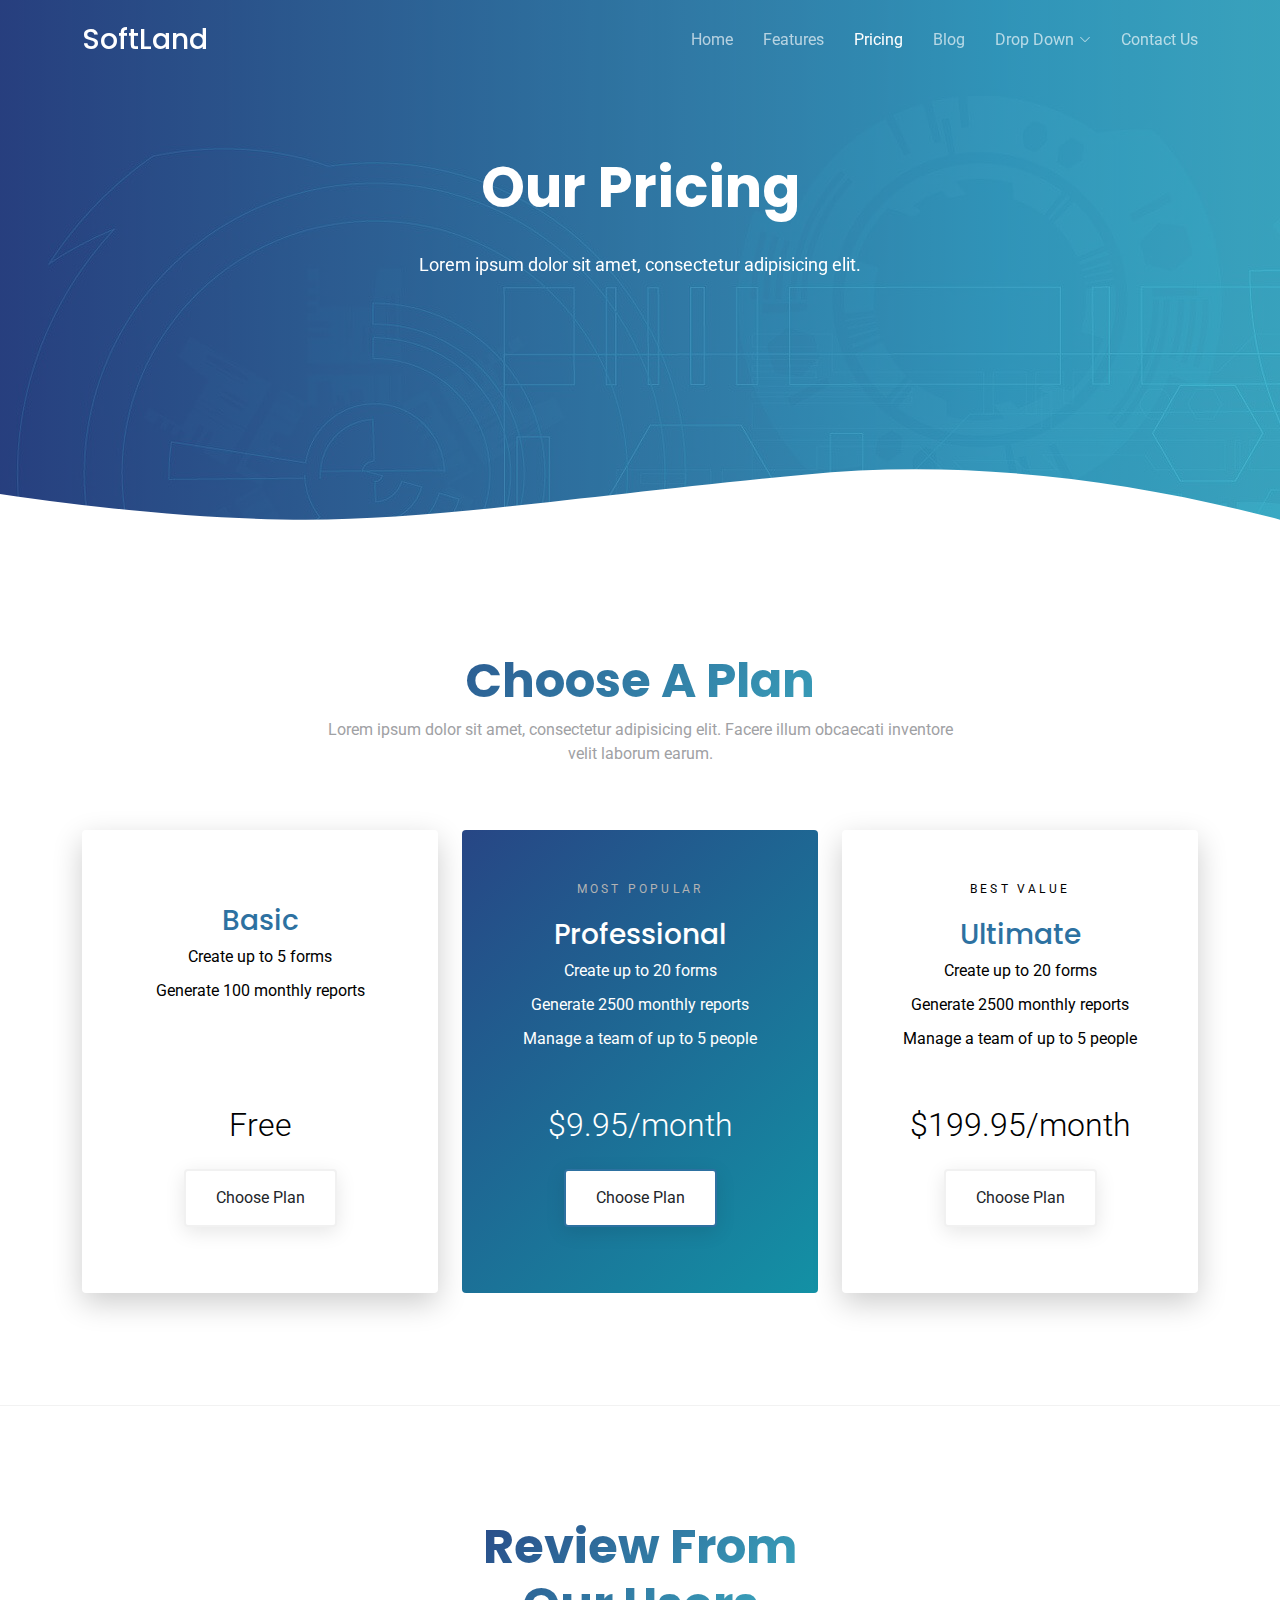
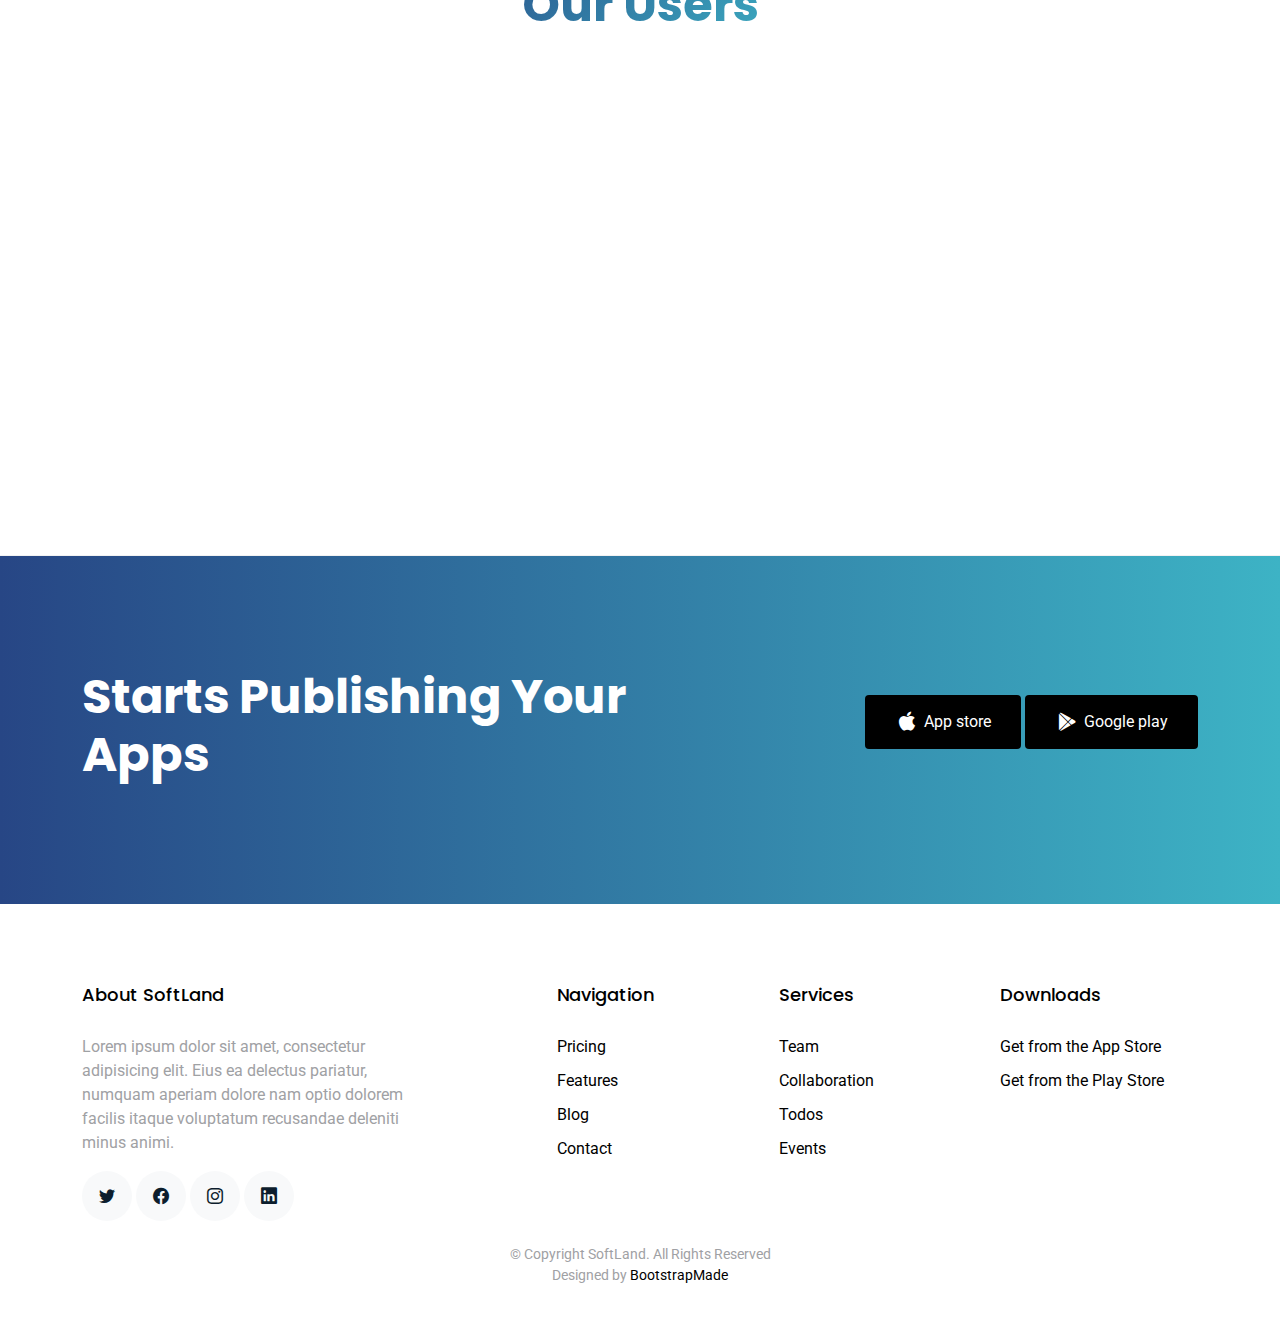
<file: pricing.html>
<!DOCTYPE html>
<html lang="en">

<head>
  <meta charset="utf-8">
  <meta content="width=device-width, initial-scale=1.0" name="viewport">

  <title>SoftLand Bootstrap Template - Pricing</title>
  <meta content="" name="description">
  <meta content="" name="keywords">

  <!-- Favicons -->
  <link href="assets/img/favicon.png" rel="icon">
  <link href="assets/img/apple-touch-icon.png" rel="apple-touch-icon">

  <!-- Google Fonts -->
  <link href="https://fonts.googleapis.com/css?family=Roboto:300,300i,400,400i,500,500i,600,600i,700,700i|Poppins:300,300i,400,400i,500,500i,600,600i,700,700i" rel="stylesheet">

  <!-- Vendor CSS Files -->
  <link href="assets/vendor/aos/aos.css" rel="stylesheet">
  <link href="assets/vendor/bootstrap/css/bootstrap.min.css" rel="stylesheet">
  <link href="assets/vendor/bootstrap-icons/bootstrap-icons.css" rel="stylesheet">
  <link href="assets/vendor/boxicons/css/boxicons.min.css" rel="stylesheet">
  <link href="assets/vendor/swiper/swiper-bundle.min.css" rel="stylesheet">

  <!-- Template Main CSS File -->
  <link href="assets/css/style.css" rel="stylesheet">

  <!-- =======================================================
  * Template Name: SoftLand - v4.2.0
  * Template URL: https://bootstrapmade.com/softland-bootstrap-app-landing-page-template/
  * Author: BootstrapMade.com
  * License: https://bootstrapmade.com/license/
  ======================================================== -->
</head>

<body>

  <!-- ======= Header ======= -->
  <header id="header" class="fixed-top d-flex align-items-center">
    <div class="container d-flex justify-content-between align-items-center">

      <div class="logo">
        <h1><a href="index.html">SoftLand</a></h1>
        <!-- Uncomment below if you prefer to use an image logo -->
        <!-- <a href="index.html"><img src="assets/img/logo.png" alt="" class="img-fluid"></a>-->
      </div>

      <nav id="navbar" class="navbar">
        <ul>
          <li><a class="" href="index.html">Home</a></li>
          <li><a href="features.html">Features</a></li>
          <li><a class="active" href="pricing.html">Pricing</a></li>
          <li><a href="blog.html">Blog</a></li>
          <li class="dropdown"><a href="#"><span>Drop Down</span> <i class="bi bi-chevron-down"></i></a>
            <ul>
              <li><a href="#">Drop Down 1</a></li>
              <li class="dropdown"><a href="#"><span>Deep Drop Down</span> <i class="bi bi-chevron-right"></i></a>
                <ul>
                  <li><a href="#">Deep Drop Down 1</a></li>
                  <li><a href="#">Deep Drop Down 2</a></li>
                  <li><a href="#">Deep Drop Down 3</a></li>
                  <li><a href="#">Deep Drop Down 4</a></li>
                  <li><a href="#">Deep Drop Down 5</a></li>
                </ul>
              </li>
              <li><a href="#">Drop Down 2</a></li>
              <li><a href="#">Drop Down 3</a></li>
              <li><a href="#">Drop Down 4</a></li>
            </ul>
          </li>
          <li><a href="contact.html">Contact Us</a></li>
        </ul>
        <i class="bi bi-list mobile-nav-toggle"></i>
      </nav><!-- .navbar -->

    </div>
  </header><!-- End Header -->

  <main id="main">

    <!-- ======= FeatPricingures Section ======= -->
    <div class="hero-section inner-page">
      <div class="wave">

        <svg width="1920px" height="265px" viewBox="0 0 1920 265" version="1.1" xmlns="http://www.w3.org/2000/svg" xmlns:xlink="http://www.w3.org/1999/xlink">
          <g id="Page-1" stroke="none" stroke-width="1" fill="none" fill-rule="evenodd">
            <g id="Apple-TV" transform="translate(0.000000, -402.000000)" fill="#FFFFFF">
              <path d="M0,439.134243 C175.04074,464.89273 327.944386,477.771974 458.710937,477.771974 C654.860765,477.771974 870.645295,442.632362 1205.9828,410.192501 C1429.54114,388.565926 1667.54687,411.092417 1920,477.771974 L1920,667 L1017.15166,667 L0,667 L0,439.134243 Z" id="Path"></path>
            </g>
          </g>
        </svg>

      </div>

      <div class="container">
        <div class="row align-items-center">
          <div class="col-12">
            <div class="row justify-content-center">
              <div class="col-md-7 text-center hero-text">
                <h1 data-aos="fade-up" data-aos-delay="">Our Pricing</h1>
                <p class="mb-5" data-aos="fade-up" data-aos-delay="100">Lorem ipsum dolor sit amet, consectetur adipisicing elit.</p>
              </div>
            </div>
          </div>
        </div>
      </div>

    </div>

    <section class="section">
      <div class="container">

        <div class="row justify-content-center text-center">
          <div class="col-md-7 mb-5">
            <h2 class="section-heading">Choose A Plan</h2>
            <p>Lorem ipsum dolor sit amet, consectetur adipisicing elit. Facere illum obcaecati inventore velit laborum earum.</p>
          </div>
        </div>
        <div class="row align-items-stretch">

          <div class="col-lg-4 mb-4 mb-lg-0">
            <div class="pricing h-100 text-center">
              <span>&nbsp;</span>
              <h3>Basic</h3>
              <ul class="list-unstyled">
                <li>Create up to 5 forms</li>
                <li>Generate 100 monthly reports</li>
              </ul>
              <div class="price-cta">
                <strong class="price">Free</strong>
                <p><a href="#" class="btn btn-white">Choose Plan</a></p>
              </div>
            </div>
          </div>
          <div class="col-lg-4 mb-4 mb-lg-0">
            <div class="pricing h-100 text-center popular">
              <span class="popularity">Most Popular</span>
              <h3>Professional</h3>
              <ul class="list-unstyled">
                <li>Create up to 20 forms</li>
                <li>Generate 2500 monthly reports</li>
                <li>Manage a team of up to 5 people</li>
              </ul>
              <div class="price-cta">
                <strong class="price">$9.95/month</strong>
                <p><a href="#" class="btn btn-white">Choose Plan</a></p>
              </div>
            </div>
          </div>
          <div class="col-lg-4 mb-4 mb-lg-0">
            <div class="pricing h-100 text-center">
              <span class="popularity">Best Value</span>
              <h3>Ultimate</h3>
              <ul class="list-unstyled">
                <li>Create up to 20 forms</li>
                <li>Generate 2500 monthly reports</li>
                <li>Manage a team of up to 5 people</li>
              </ul>
              <div class="price-cta">
                <strong class="price">$199.95/month</strong>
                <p><a href="#" class="btn btn-white">Choose Plan</a></p>
              </div>
            </div>
          </div>
        </div>
      </div>
    </section>

    <!-- ======= Testimonials Section ======= -->
    <section class="section border-top border-bottom">
      <div class="container">
        <div class="row justify-content-center text-center mb-5">
          <div class="col-md-4">
            <h2 class="section-heading">Review From Our Users</h2>
          </div>
        </div>
        <div class="row justify-content-center text-center">
          <div class="col-md-7">

            <div class="testimonials-slider swiper-container" data-aos="fade-up" data-aos-delay="100">
              <div class="swiper-wrapper">

                <div class="swiper-slide">
                  <div class="review text-center">
                    <p class="stars">
                      <span class="bi bi-star-fill"></span>
                      <span class="bi bi-star-fill"></span>
                      <span class="bi bi-star-fill"></span>
                      <span class="bi bi-star-fill"></span>
                      <span class="bi bi-star-fill muted"></span>
                    </p>
                    <h3>Excellent App!</h3>
                    <blockquote>
                      <p>Lorem ipsum dolor sit amet, consectetur adipisicing elit. Eius ea delectus pariatur, numquam
                        aperiam dolore nam optio dolorem facilis itaque voluptatum recusandae deleniti minus animi,
                        provident voluptates consectetur maiores quos.</p>
                    </blockquote>

                    <p class="review-user">
                      <img src="assets/img/person_1.jpg" alt="Image" class="img-fluid rounded-circle mb-3">
                      <span class="d-block">
                        <span class="text-black">Jean Doe</span>, &mdash; App User
                      </span>
                    </p>

                  </div>
                </div><!-- End testimonial item -->

                <div class="swiper-slide">
                  <div class="review text-center">
                    <p class="stars">
                      <span class="bi bi-star-fill"></span>
                      <span class="bi bi-star-fill"></span>
                      <span class="bi bi-star-fill"></span>
                      <span class="bi bi-star-fill"></span>
                      <span class="bi bi-star-fill muted"></span>
                    </p>
                    <h3>This App is easy to use!</h3>
                    <blockquote>
                      <p>Lorem ipsum dolor sit amet, consectetur adipisicing elit. Eius ea delectus pariatur, numquam
                        aperiam dolore nam optio dolorem facilis itaque voluptatum recusandae deleniti minus animi,
                        provident voluptates consectetur maiores quos.</p>
                    </blockquote>

                    <p class="review-user">
                      <img src="assets/img/person_2.jpg" alt="Image" class="img-fluid rounded-circle mb-3">
                      <span class="d-block">
                        <span class="text-black">Johan Smith</span>, &mdash; App User
                      </span>
                    </p>

                  </div>
                </div><!-- End testimonial item -->

                <div class="swiper-slide">
                  <div class="review text-center">
                    <p class="stars">
                      <span class="bi bi-star-fill"></span>
                      <span class="bi bi-star-fill"></span>
                      <span class="bi bi-star-fill"></span>
                      <span class="bi bi-star-fill"></span>
                      <span class="bi bi-star-fill muted"></span>
                    </p>
                    <h3>Awesome functionality!</h3>
                    <blockquote>
                      <p>Lorem ipsum dolor sit amet, consectetur adipisicing elit. Eius ea delectus pariatur, numquam
                        aperiam dolore nam optio dolorem facilis itaque voluptatum recusandae deleniti minus animi,
                        provident voluptates consectetur maiores quos.</p>
                    </blockquote>

                    <p class="review-user">
                      <img src="assets/img/person_3.jpg" alt="Image" class="img-fluid rounded-circle mb-3">
                      <span class="d-block">
                        <span class="text-black">Jean Thunberg</span>, &mdash; App User
                      </span>
                    </p>

                  </div>
                </div><!-- End testimonial item -->

              </div>
              <div class="swiper-pagination"></div>
            </div>
          </div>
        </div>
      </div>
    </section><!-- End Testimonials Section -->

    <!-- ======= CTA Section ======= -->
    <section class="section cta-section">
      <div class="container">
        <div class="row align-items-center">
          <div class="col-md-6 me-auto text-center text-md-start mb-5 mb-md-0">
            <h2>Starts Publishing Your Apps</h2>
          </div>
          <div class="col-md-5 text-center text-md-end">
            <p><a href="#" class="btn d-inline-flex align-items-center"><i class="bx bxl-apple"></i><span>App store</span></a> <a href="#" class="btn d-inline-flex align-items-center"><i class="bx bxl-play-store"></i><span>Google play</span></a></p>
          </div>
        </div>
      </div>
    </section><!-- End CTA Section -->

  </main><!-- End #main -->

  <!-- ======= Footer ======= -->
  <footer class="footer" role="contentinfo">
    <div class="container">
      <div class="row">
        <div class="col-md-4 mb-4 mb-md-0">
          <h3>About SoftLand</h3>
          <p>Lorem ipsum dolor sit amet, consectetur adipisicing elit. Eius ea delectus pariatur, numquam aperiam
            dolore nam optio dolorem facilis itaque voluptatum recusandae deleniti minus animi.</p>
          <p class="social">
            <a href="#"><span class="bi bi-twitter"></span></a>
            <a href="#"><span class="bi bi-facebook"></span></a>
            <a href="#"><span class="bi bi-instagram"></span></a>
            <a href="#"><span class="bi bi-linkedin"></span></a>
          </p>
        </div>
        <div class="col-md-7 ms-auto">
          <div class="row site-section pt-0">
            <div class="col-md-4 mb-4 mb-md-0">
              <h3>Navigation</h3>
              <ul class="list-unstyled">
                <li><a href="#">Pricing</a></li>
                <li><a href="#">Features</a></li>
                <li><a href="#">Blog</a></li>
                <li><a href="#">Contact</a></li>
              </ul>
            </div>
            <div class="col-md-4 mb-4 mb-md-0">
              <h3>Services</h3>
              <ul class="list-unstyled">
                <li><a href="#">Team</a></li>
                <li><a href="#">Collaboration</a></li>
                <li><a href="#">Todos</a></li>
                <li><a href="#">Events</a></li>
              </ul>
            </div>
            <div class="col-md-4 mb-4 mb-md-0">
              <h3>Downloads</h3>
              <ul class="list-unstyled">
                <li><a href="#">Get from the App Store</a></li>
                <li><a href="#">Get from the Play Store</a></li>
              </ul>
            </div>
          </div>
        </div>
      </div>

      <div class="row justify-content-center text-center">
        <div class="col-md-7">
          <p class="copyright">&copy; Copyright SoftLand. All Rights Reserved</p>
          <div class="credits">
            <!--
            All the links in the footer should remain intact.
            You can delete the links only if you purchased the pro version.
            Licensing information: https://bootstrapmade.com/license/
            Purchase the pro version with working PHP/AJAX contact form: https://bootstrapmade.com/buy/?theme=SoftLand
          -->
            Designed by <a href="https://bootstrapmade.com/">BootstrapMade</a>
          </div>
        </div>
      </div>

    </div>
  </footer>

  <a href="#" class="back-to-top d-flex align-items-center justify-content-center"><i class="bi bi-arrow-up-short"></i></a>

  <!-- Vendor JS Files -->
  <script src="assets/vendor/aos/aos.js"></script>
  <script src="assets/vendor/bootstrap/js/bootstrap.bundle.min.js"></script>
  <script src="assets/vendor/php-email-form/validate.js"></script>
  <script src="assets/vendor/swiper/swiper-bundle.min.js"></script>

  <!-- Template Main JS File -->
  <script src="assets/js/main.js"></script>

</body>

</html>
</file>
<file: assets/css/style.css>
/**
* Template Name: SoftLand - v4.2.0
* Template URL: https://bootstrapmade.com/softland-bootstrap-app-landing-page-template/
* Author: BootstrapMade.com
* License: https://bootstrapmade.com/license/
*/

/*--------------------------------------------------------------
# General
--------------------------------------------------------------*/
html {
  overflow-x: hidden;
}

body {
  font-family: "Roboto", sans-serif;
  color: #9fa1a4;
  line-height: 1.5;
}

a {
  color: #777;
  text-decoration: none;
  transition: .3s all ease;
}

a:hover {
  color: #000;
}

h1, h2, h3, h4, h5, h6, .font-heading {
  font-family: "Poppins", sans-serif;
  color: #000;
}

body h4 {
 font-size: 20px;
 line-height: 1.4;
}

ul.nav-tabs, ul.nav-tabs a.nav-link  {
  border: none;
}

ul.nav-tabs a.nav-link:hover, ul.nav-tabs a.nav-link.active {
  background-color: #339CBC;
}
ul.nav-tabs a.nav-link:hover h4, ul.nav-tabs a.nav-link.active h4 {
  color: #fff;
}

.overflow-wrap {
  overflow-wrap: break-word;
}

.referral-link {
  font-size: 32px;
}

.container {
  z-index: 2;
  position: relative;
}

@media only screen and (max-width: 767px) {
  body .section {
    padding-top: 3rem;
    padding-bottom: 3rem;
  }
  body video {
    height: 300px;
    padding-bottom: 3rem;
  }
  .hero-section .name {
    margin-top: 0;
    margin-bottom: 20px;
  }
  ul.nav-tabs a.nav-link h4 {
    font-size: 10px;
  }
  ul.nav-tabs a.nav-link {
    padding: 5px;
  }
  body .section-heading {
    font-size: 2rem;
  }
}

.text-black {
  color: #000 !important;
}

.text-primary {
  color: #2d71a1 !important;
}

.border-top {
  border-top: 1px solid #f2f2f2 !important;
}

.border-bottom {
  border-bottom: 1px solid #f2f2f2 !important;
}

figure figcaption {
  margin-top: .5rem;
  font-style: italic;
  font-size: .8rem;
}

section {
  overflow: hidden;
}

.section {
  padding: 7rem 0;
}

.section-heading {
  font-size: 3rem;
  font-weight: 700;
  background: linear-gradient(-45deg, #3db3c5, #274685);
  -webkit-background-clip: text;
  -webkit-text-fill-color: transparent;
}

/*--------------------------------------------------------------
# Back to top button
--------------------------------------------------------------*/
.back-to-top {
  position: fixed;
  visibility: hidden;
  opacity: 0;
  right: 15px;
  bottom: 15px;
  z-index: 996;
  background: #2d71a1;
  width: 40px;
  height: 40px;
  border-radius: 50px;
  transition: all 0.4s;
}

.back-to-top i {
  font-size: 28px;
  color: #fff;
  line-height: 0;
}

.back-to-top:hover {
  background: #3687c1;
  color: #fff;
}

.back-to-top.active {
  visibility: visible;
  opacity: 1;
}

/* Default btn sre-tyling */
.btn {
  border: none;
  padding: 15px 30px !important;
}

.btn.btn-outline-white {
  border: 2px solid #fff;
  background: none;
  color: #fff;
}

.btn.btn-outline-white:hover {
  background: #fff;
  color: #2d71a1;
}

.btn.btn-primary {
  background: #2d71a1;
  background: linear-gradient(-45deg, #1391a5, #274685);
  color: #fff;
  box-shadow: 0 10px 30px 0 rgba(0, 0, 0, 0.15);
}

/* Feature 1 */
.feature-1 .wrap-icon {
  margin: 0 auto;
  height: 100px;
  width: 100px;
  border-radius: 50%;
  position: relative;
  margin-bottom: 30px;
  box-shadow: 0 15px 30px 0 rgba(0, 0, 0, 0.2);
  display: inline-flex;
  align-items: center;
  justify-content: center;
}

.feature-1 .wrap-icon.icon-1 {
  background: linear-gradient(-45deg, #3b87bd, #2d71a2);
}

.feature-1 .wrap-icon i {
  font-size: 40px;
  line-height: 0;
  color: #fff;
}

.feature-1 h3 {
  font-size: 20px;
}

.feature-1 p {
  color: #b1b1b1;
}

/* Step */
.step {
  box-shadow: 0 10px 30px -5px rgba(0, 0, 0, 0.1);
  background: #fff;
  padding: 40px;
}

.step .number {
  background: linear-gradient(-45deg, #1391a5, #274685);
  -webkit-background-clip: text;
  -webkit-text-fill-color: transparent;
  font-weight: 700;
  letter-spacing: .2rem;
  margin-bottom: 10px;
  display: block;
}

.step p:last-child {
  margin-bottom: 0px;
}

/* Review */
.review h3 {
  font-size: 20px;
}

.review p {
  line-height: 1.8;
  font-style: italic;
  color: #333333;
}

.review .stars span {
  color: #FF8803;
}

.review .stars .muted {
  color: #ccc;
}

.review .review-user img {
  width: 70px;
  margin: 0 auto;
}

/* Testimonial Carousel */
.testimonials-slider .swiper-pagination {
  margin-top: 20px;
  position: relative;
}

.testimonials-slider .swiper-pagination .swiper-pagination-bullet {
  width: 12px;
  height: 12px;
  background-color: #fff;
  opacity: 1;
  border: 1px solid #2d71a1;
}

.testimonials-slider .swiper-pagination .swiper-pagination-bullet-active {
  background-color: #2d71a1;
}

/* Pricing */
.pricing {
  padding: 50px;
  background: linear-gradient(-45deg, #1391a5, #274685);
  color: #fff;
  padding-bottom: 12rem !important;
  position: relative;
  border-radius: 4px;
  color: #000000;
  background: #fff;
  box-shadow: 0 10px 30px 0 rgba(0, 0, 0, 0.2);
}

.pricing h3 {
  color: #2d71a1;
}

.pricing .price-cta {
  text-decoration: none;
  position: absolute;
  bottom: 50px;
  width: 100%;
  text-align: center;
  left: 0;
}

.pricing .price-cta .price {
  display: block;
  margin-bottom: 20px;
  font-size: 2rem;
  font-weight: 300;
}

.pricing .popularity {
  text-transform: uppercase;
  font-size: 12px;
  letter-spacing: .2rem;
  display: block;
  margin-bottom: 20px;
}

.pricing ul {
  margin-bottom: 50px;
}

.pricing ul li {
  margin-bottom: 10px;
}

.pricing .btn-white {
  background: #fff;
  border: 2px solid #f1f1f1;
  border-radius: 4px;
  box-shadow: 0 5px 20px 0 rgba(0, 0, 0, 0.1);
}

.pricing .btn-white:hover {
  color: #2d71a1;
}

.pricing.popular {
  background: #fff;
  box-shadow: 0 10px 30px 0 rgba(0, 0, 0, 0.2);
  color: #000000;
  background: linear-gradient(-45deg, #1391a5, #274685);
  color: #fff;
  box-shadow: none;
}

.pricing.popular .popularity {
  color: #b3b3b3;
}

.pricing.popular h3 {
  color: #fff;
  background: none;
}

.pricing.popular .btn-white {
  border: 2px solid #2d71a1;
}

/* CTA Section */
.cta-section {
  background: linear-gradient(to right, #274685 0%, #3db3c5 100%);
  color: #fff;
}

.cta-section h2 {
  color: #fff;
  font-size: 3rem;
  font-weight: 700;
}

@media screen and (max-width: 768px) {
  .cta-section h2 {
    font-size: 2rem;
  }
}

.cta-section .btn {
  background: #000000;
  color: #fff;
}

.cta-section .btn i {
  margin-right: 5px;
  font-size: 24px;
  line-height: 0;
}

/* Contact Form */
.form-control {
  height: 48px;
  border-radius: 0;
  border: 1px solid #dae0e5;
}

.form-control:active, .form-control:focus {
  outline: none;
  box-shadow: none;
  border: 1px solid #2d71a1;
}

.php-email-form .validate {
  display: none;
  color: red;
  margin: 0 0 15px 0;
  font-weight: 400;
  font-size: 13px;
}

.php-email-form .error-message {
  display: none;
  color: #fff;
  background: #ed3c0d;
  text-align: left;
  padding: 15px;
  font-weight: 600;
}

.php-email-form .error-message br + br {
  margin-top: 25px;
}

.php-email-form .sent-message {
  display: none;
  color: #fff;
  background: #18d26e;
  text-align: center;
  padding: 15px;
  font-weight: 600;
}

.php-email-form .loading {
  display: none;
  background: #fff;
  text-align: center;
  padding: 15px;
}

.php-email-form .loading:before {
  content: "";
  display: inline-block;
  border-radius: 50%;
  width: 24px;
  height: 24px;
  margin: 0 10px -6px 0;
  border: 3px solid #18d26e;
  border-top-color: #eee;
  -webkit-animation: animate-loading 1s linear infinite;
  animation: animate-loading 1s linear infinite;
}

.php-email-form textarea {
  min-height: 160px;
}

@-webkit-keyframes animate-loading {
  0% {
    transform: rotate(0deg);
  }
  100% {
    transform: rotate(360deg);
  }
}

@keyframes animate-loading {
  0% {
    transform: rotate(0deg);
  }
  100% {
    transform: rotate(360deg);
  }
}

/* Blog */
.post-entry {
  margin-bottom: 60px;
}

.post-entry .post-text .post-meta {
  text-decoration: none;
  color: #ccc;
  font-size: 13px;
  display: block;
  margin-bottom: 10px;
}

.post-entry .post-text h3 {
  font-size: 20px;
  color: #000000;
}

.post-entry .post-text h3 a {
  text-decoration: none;
  color: #000000;
}

.post-entry .post-text h3 a:hover {
  text-decoration: none;
  color: #2d71a1;
}

.post-entry .post-text .readmore {
  color: #2d71a1;
}

.sidebar-box {
  margin-bottom: 30px;
  padding: 25px;
  font-size: 15px;
  width: 100%;
  float: left;
  background: #fff;
}

.sidebar-box *:last-child {
  margin-bottom: 0;
}

.sidebar-box h3 {
  font-size: 18px;
  margin-bottom: 15px;
}

.categories li, .sidelink li {
  position: relative;
  margin-bottom: 10px;
  padding-bottom: 10px;
  border-bottom: 1px dotted gray("300");
  list-style: none;
}

.categories li:last-child, .sidelink li:last-child {
  margin-bottom: 0;
  border-bottom: none;
  padding-bottom: 0;
}

.categories li a, .sidelink li a {
  text-decoration: none;
  display: block;
}

.categories li a span, .sidelink li a span {
  position: absolute;
  right: 0;
  top: 0;
  color: #ccc;
}

.categories li.active a, .sidelink li.active a {
  text-decoration: none;
  color: #000000;
  font-style: italic;
}

.comment-form-wrap {
  clear: both;
}

.comment-list {
  padding: 0;
  margin: 0;
}

.comment-list .children {
  padding: 50px 0 0 40px;
  margin: 0;
  float: left;
  width: 100%;
}

.comment-list li {
  padding: 0;
  margin: 0 0 30px 0;
  float: left;
  width: 100%;
  clear: both;
  list-style: none;
}

.comment-list li .vcard {
  width: 80px;
  float: left;
}

.comment-list li .vcard img {
  width: 50px;
  border-radius: 50%;
}

.comment-list li .comment-body {
  float: right;
  width: calc(100% - 80px);
}

.comment-list li .comment-body h3 {
  font-size: 20px;
}

.comment-list li .comment-body .meta {
  text-decoration: none;
  text-transform: uppercase;
  font-size: 13px;
  letter-spacing: .1em;
  color: #ccc;
}

.comment-list li .comment-body .reply {
  padding: 5px 10px;
  background: #e6e6e6;
  color: #000000;
  text-transform: uppercase;
  font-size: 14px;
}

.comment-list li .comment-body .reply:hover {
  color: #000000;
  background: #e3e3e3;
}

.search-form {
  background: #f7f7f7;
  padding: 10px;
}

.search-form .form-group {
  position: relative;
}

.search-form .form-group input {
  padding-right: 50px;
}

.search-form .icon {
  position: absolute;
  top: 50%;
  right: 20px;
  transform: translateY(-50%);
}

/*--------------------------------------------------------------
# Header
--------------------------------------------------------------*/
#header {
  height: 80px;
  transition: all 0.5s;
  z-index: 997;
  transition: all 0.5s;
}

#header.header-scrolled {
  background: rgba(39, 70, 133, 0.8);
  height: 60px;
}

#header .logo h1 {
  font-size: 28px;
  margin: 0;
  padding: 4px 0;
  line-height: 1;
  font-weight: 500;
}

#header .logo h1 a, #header .logo h1 a:hover {
  color: #fff;
  text-decoration: none;
}

#header .logo img {
  padding: 0;
  margin: 0;
  max-height: 40px;
}

/*--------------------------------------------------------------
# Navigation Menu
--------------------------------------------------------------*/
/**
* Desktop Navigation 
*/
.navbar {
  padding: 0;
}

.navbar ul {
  margin: 0;
  padding: 0;
  display: flex;
  list-style: none;
  align-items: center;
}

.navbar li {
  position: relative;
}

.navbar a {
  display: flex;
  align-items: center;
  justify-content: space-between;
  padding: 10px 0 10px 30px;
  font-size: 16px;
  font-weight: 400;
  color: rgba(255, 255, 255, 0.65);
  white-space: nowrap;
  transition: 0.3s;
}

.navbar a i {
  font-size: 12px;
  line-height: 0;
  margin-left: 5px;
}

.navbar a:hover, .navbar .active, .navbar li:hover > a {
  color: #fff;
}

.navbar .dropdown ul {
  display: block;
  position: absolute;
  left: 14px;
  top: calc(100% + 30px);
  margin: 0;
  padding: 10px 0;
  z-index: 99;
  opacity: 0;
  visibility: hidden;
  background: #fff;
  box-shadow: 0px 0px 30px rgba(127, 137, 161, 0.25);
  transition: 0.3s;
  border-radius: 4px;
}

.navbar .dropdown ul li {
  min-width: 200px;
}

.navbar .dropdown ul a {
  padding: 10px 20px;
  font-size: 15px;
  color: #101c36;
}

.navbar .dropdown ul a i {
  font-size: 12px;
}

.navbar .dropdown ul a:hover, .navbar .dropdown ul .active:hover, .navbar .dropdown ul li:hover > a {
  color: #2d71a1;
}

.navbar .dropdown:hover > ul {
  opacity: 1;
  top: 100%;
  visibility: visible;
}

.navbar .dropdown .dropdown ul {
  top: 0;
  left: calc(100% - 30px);
  visibility: hidden;
}

.navbar .dropdown .dropdown:hover > ul {
  opacity: 1;
  top: 0;
  left: 100%;
  visibility: visible;
}

@media (max-width: 1366px) {
  .navbar .dropdown .dropdown ul {
    left: -90%;
  }
  .navbar .dropdown .dropdown:hover > ul {
    left: -100%;
  }
}

/**
* Mobile Navigation 
*/
.mobile-nav-toggle {
  color: #fff;
  font-size: 28px;
  cursor: pointer;
  display: none;
  line-height: 0;
  transition: 0.5s;
}

@media (max-width: 991px) {
  .mobile-nav-toggle {
    display: block;
  }
  .navbar ul {
    display: none;
  }
}

.navbar-mobile {
  position: fixed;
  overflow: hidden;
  top: 0;
  right: 0;
  left: 0;
  bottom: 0;
  background: rgba(27, 49, 94, 0.9);
  transition: 0.3s;
  z-index: 999;
}

.navbar-mobile .mobile-nav-toggle {
  position: absolute;
  top: 15px;
  right: 15px;
}

.navbar-mobile ul {
  display: block;
  position: absolute;
  top: 55px;
  right: 15px;
  bottom: 15px;
  left: 15px;
  padding: 10px 0;
  border-radius: 10px;
  background-color: #fff;
  overflow-y: auto;
  transition: 0.3s;
}

.navbar-mobile a {
  padding: 10px 20px;
  font-size: 15px;
  color: #101c36;
}

.navbar-mobile a:hover, .navbar-mobile .active, .navbar-mobile li:hover > a {
  color: #2d71a1;
}

.navbar-mobile .dropdown ul {
  position: static;
  display: none;
  margin: 10px 20px;
  padding: 10px 0;
  z-index: 99;
  opacity: 1;
  visibility: visible;
  background: #fff;
  box-shadow: 0px 0px 30px rgba(127, 137, 161, 0.25);
}

.navbar-mobile .dropdown ul li {
  min-width: 200px;
}

.navbar-mobile .dropdown ul a {
  padding: 10px 20px;
}

.navbar-mobile .dropdown ul a i {
  font-size: 12px;
}

.navbar-mobile .dropdown ul a:hover, .navbar-mobile .dropdown ul .active:hover, .navbar-mobile .dropdown ul li:hover > a {
  color: #2d71a1;
}

.navbar-mobile .dropdown > .dropdown-active {
  display: block;
}

/*--------------------------------------------------------------
# Hero Section
--------------------------------------------------------------*/
.hero-section {
  background: linear-gradient(to right, rgba(39, 70, 133, 0.8) 0%, rgba(61, 179, 197, 0.8) 100%), url(../img/hero-bg.jpg);
  position: relative;
}

.hero-section .wave {
  width: 100%;
  overflow: hidden;
  position: absolute;
  z-index: 1;
  bottom: -150px;
}

@media screen and (max-width: 992px) {
  .hero-section .wave {
    bottom: -180px;
  }
}

.hero-section .wave svg {
  width: 100%;
}

.hero-section, .hero-section > .container > .row {
  height: 100vh;
  min-height: 880px;
}

.hero-section.inner-page {
  height: 60vh;
  min-height: 0;
}

.hero-section.inner-page .hero-text {
  transform: translateY(-150px);
  margin-top: -120px;
}

@media screen and (max-width: 992px) {
  .hero-section.inner-page .hero-text {
    margin-top: -80px;
  }
}

.hero-section h1 {
  font-size: 3.5rem;
  color: #fff;
  font-weight: 700;
  margin-bottom: 30px;
}

@media screen and (max-width: 992px) {
  .hero-section h1 {
    font-size: 2.5rem;
    text-align: center;
    margin-top: 40px;
  }
}

@media screen and (max-width: 992px) {
  .hero-section .hero-text-image {
    margin-top: 4rem;
  }
}

.hero-section p {
  font-size: 18px;
  color: #fff;
}

.hero-section .iphone-wrap {
  position: relative;
}

@media screen and (max-width: 992px) {
  .hero-section .iphone-wrap {
    text-align: center;
  }
}

.hero-section .iphone-wrap .phone-2, .hero-section .iphone-wrap .phone-1 {
  position: absolute;
  top: -50%;
  overflow: hidden;
  left: 0;
  box-shadow: 0 15px 50px 0 rgba(0, 0, 0, 0.3);
  border-radius: 30px;
}

@media screen and (max-width: 992px) {
  .hero-section .iphone-wrap .phone-2, .hero-section .iphone-wrap .phone-1 {
    position: relative;
    top: 0;
    max-width: 100%;
  }
}

.hero-section .iphone-wrap .phone-2, .hero-section .iphone-wrap .phone-1 {
  width: 250px;
}

@media screen and (max-width: 992px) {
  .hero-section .iphone-wrap .phone-1 {
    margin-left: -150px;
  }
}

.hero-section .iphone-wrap .phone-2 {
  margin-top: 50px;
  margin-left: 100px;
  width: 250px;
}

@media screen and (max-width: 992px) {
  .hero-section .iphone-wrap .phone-2 {
    width: 250px;
    position: absolute;
    margin-top: 0px;
    margin-left: 100px;
  }
}

/*--------------------------------------------------------------
# Footer
--------------------------------------------------------------*/
.footer {
  padding: 5rem 0 2.5rem 0;
}

.footer h3 {
  font-size: 18px;
  margin-bottom: 30px;
}

.footer ul li {
  margin-bottom: 10px;
}

.footer a {
  color: #000;
}

.footer .copyright {
  margin-bottom: 0px;
}

.footer .copyright, .footer .credits {
  font-size: 14px;
}

.social a {
  display: inline-block;
  width: 50px;
  height: 50px;
  border-radius: 50%;
  background: #f8f9fa;
  position: relative;
  text-align: center;
  transition: .3s background ease;
  color: #0d1e2d;
  line-height: 0;
}

.social a span {
  display: inline-block;
  left: 50%;
  position: absolute;
  top: 50%;
  transform: translate(-50%, -50%);
}

.social a:hover {
  color: #fff;
  background: #2d71a1;
}

.social a i {
  line-height: 0;
}

video {
  padding-bottom: 7rem;
}
</file>
